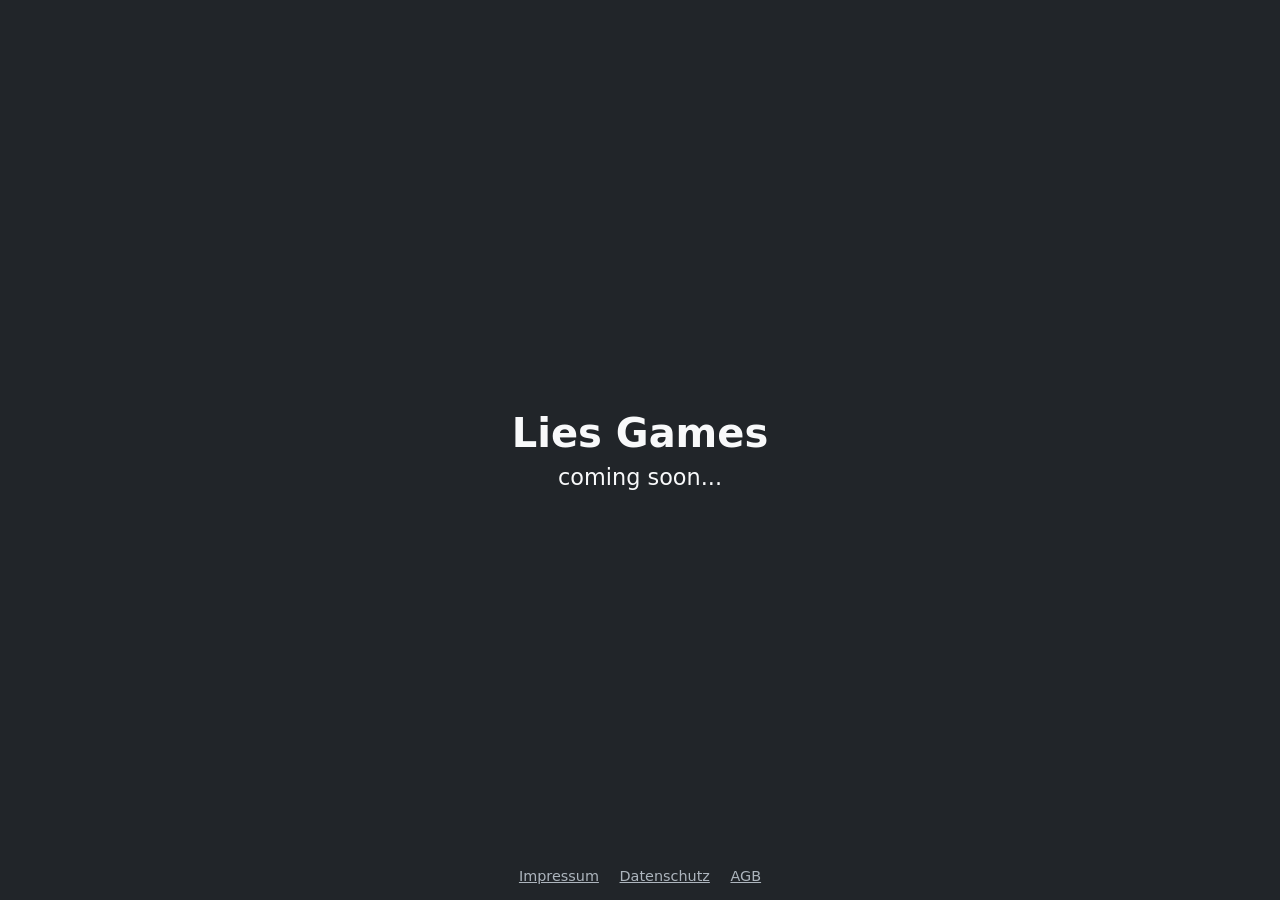
<file: index.html>
<!doctype html>
<html lang="de">

<head>
    <meta charset="utf-8">
    <meta name="viewport" content="width=device-width, initial-scale=1">
    <title>Nothing but Lies Games</title>
    <style>
        html, body { height: 100%; margin: 0; }
        body {
            background: #212529;
            color: #f8f9fa;
            font-family: system-ui, -apple-system, "Segoe UI", Roboto, "Helvetica Neue", Arial, sans-serif;
            display: flex;
            flex-direction: column;
            align-items: center;
            justify-content: center;
            text-align: center;
        }
        h1 { font-size: 2.5rem; margin: 0 0 .5rem; }
        p { font-size: 1.4rem; margin: 0; }
        footer { position: fixed; bottom: 1rem; font-size: .9rem; }
        footer a { color: #adb5bd; margin: 0 .5rem; }
    </style>
</head>

<body>
    <h1>Lies Games</h1>
    <p>coming soon...</p>
    <footer>
        <a href="impressum.html">Impressum</a>
        <a href="privacy.html">Datenschutz</a>
        <a href="agb.html">AGB</a>
    </footer>
</body>

</html>
</file>
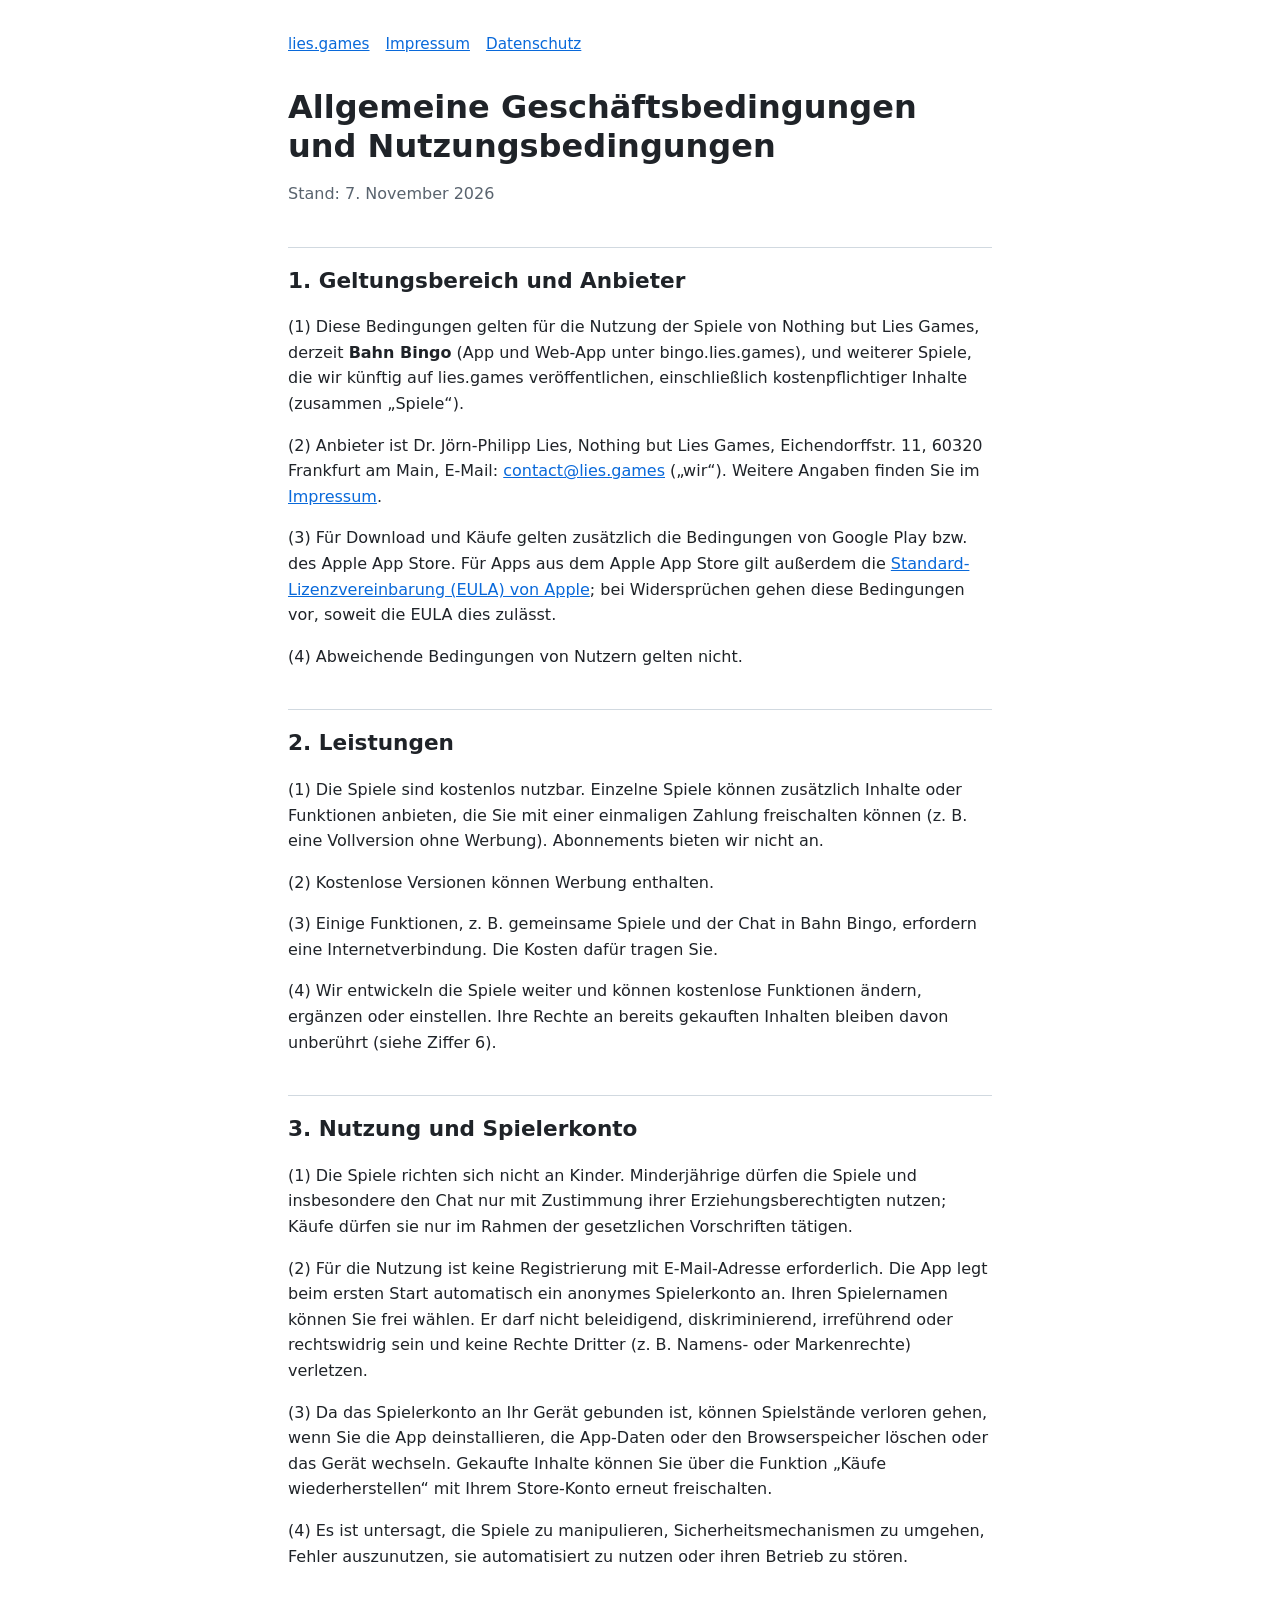
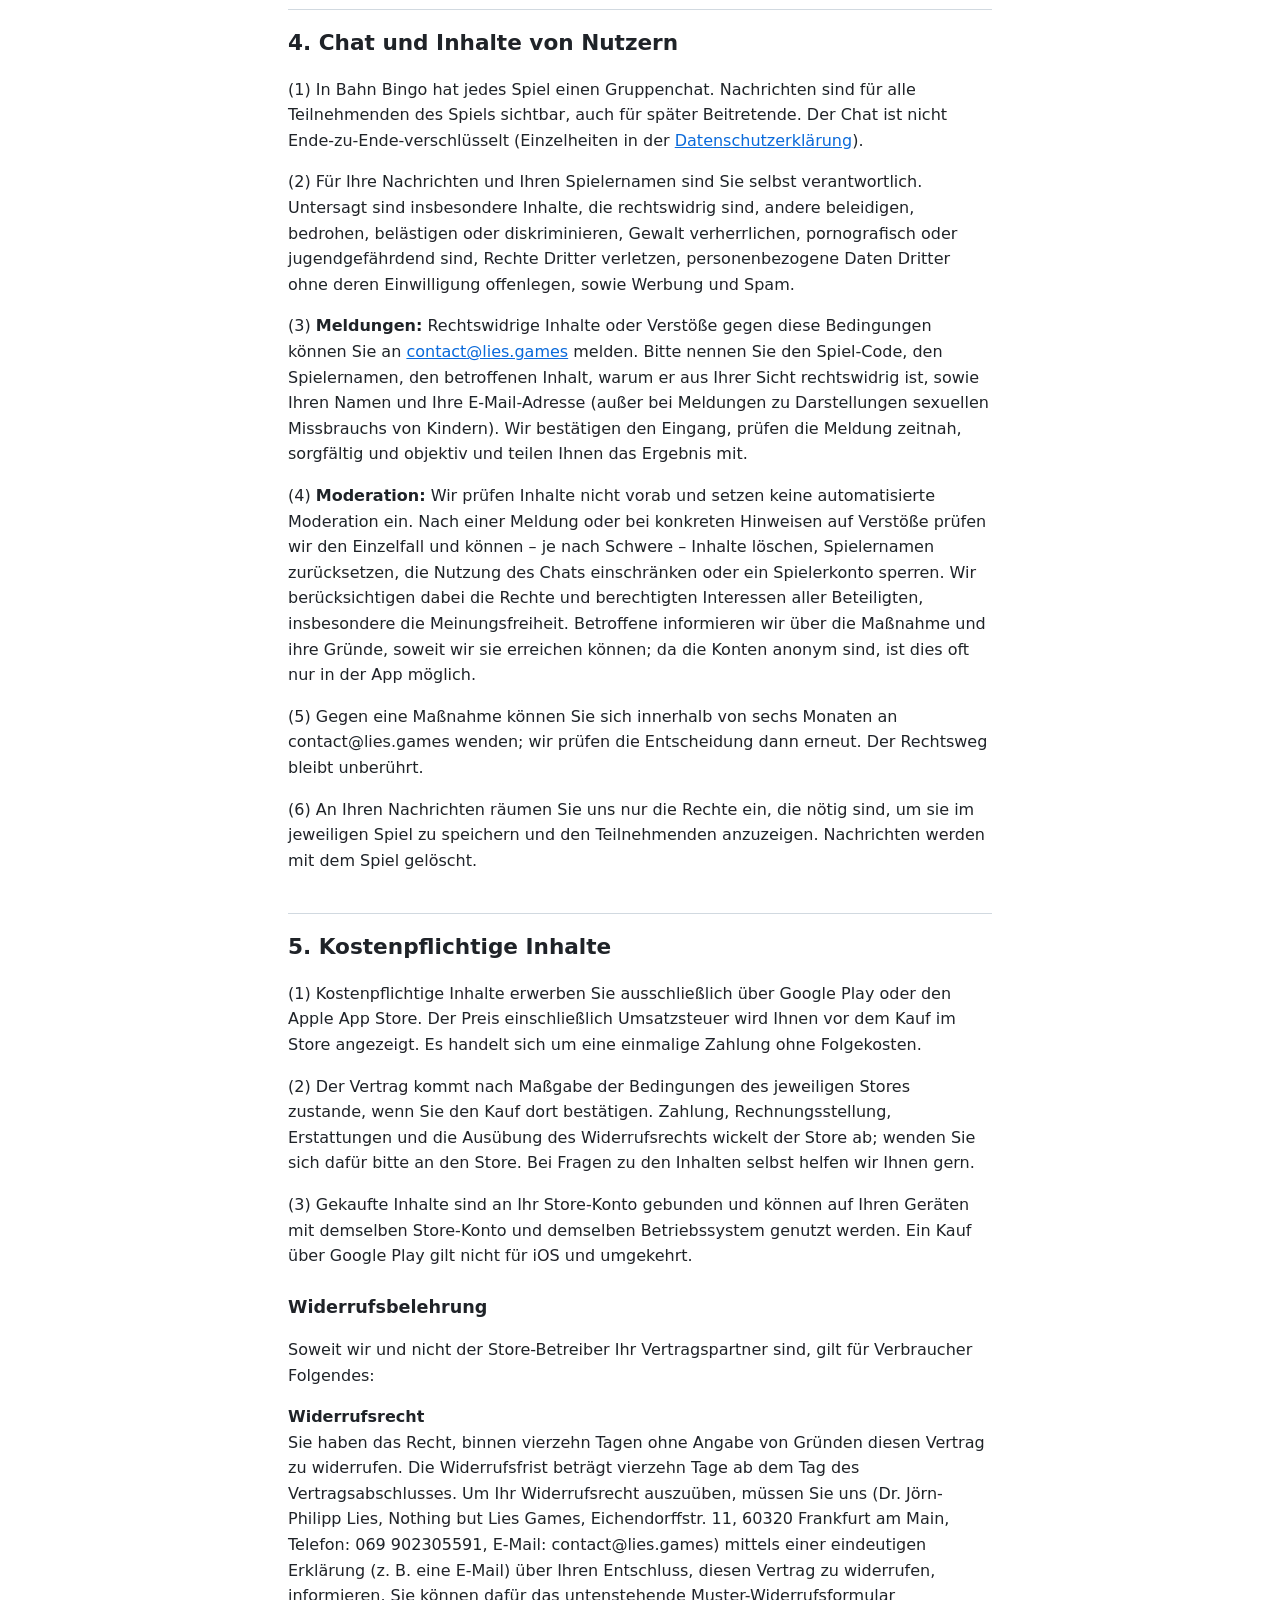
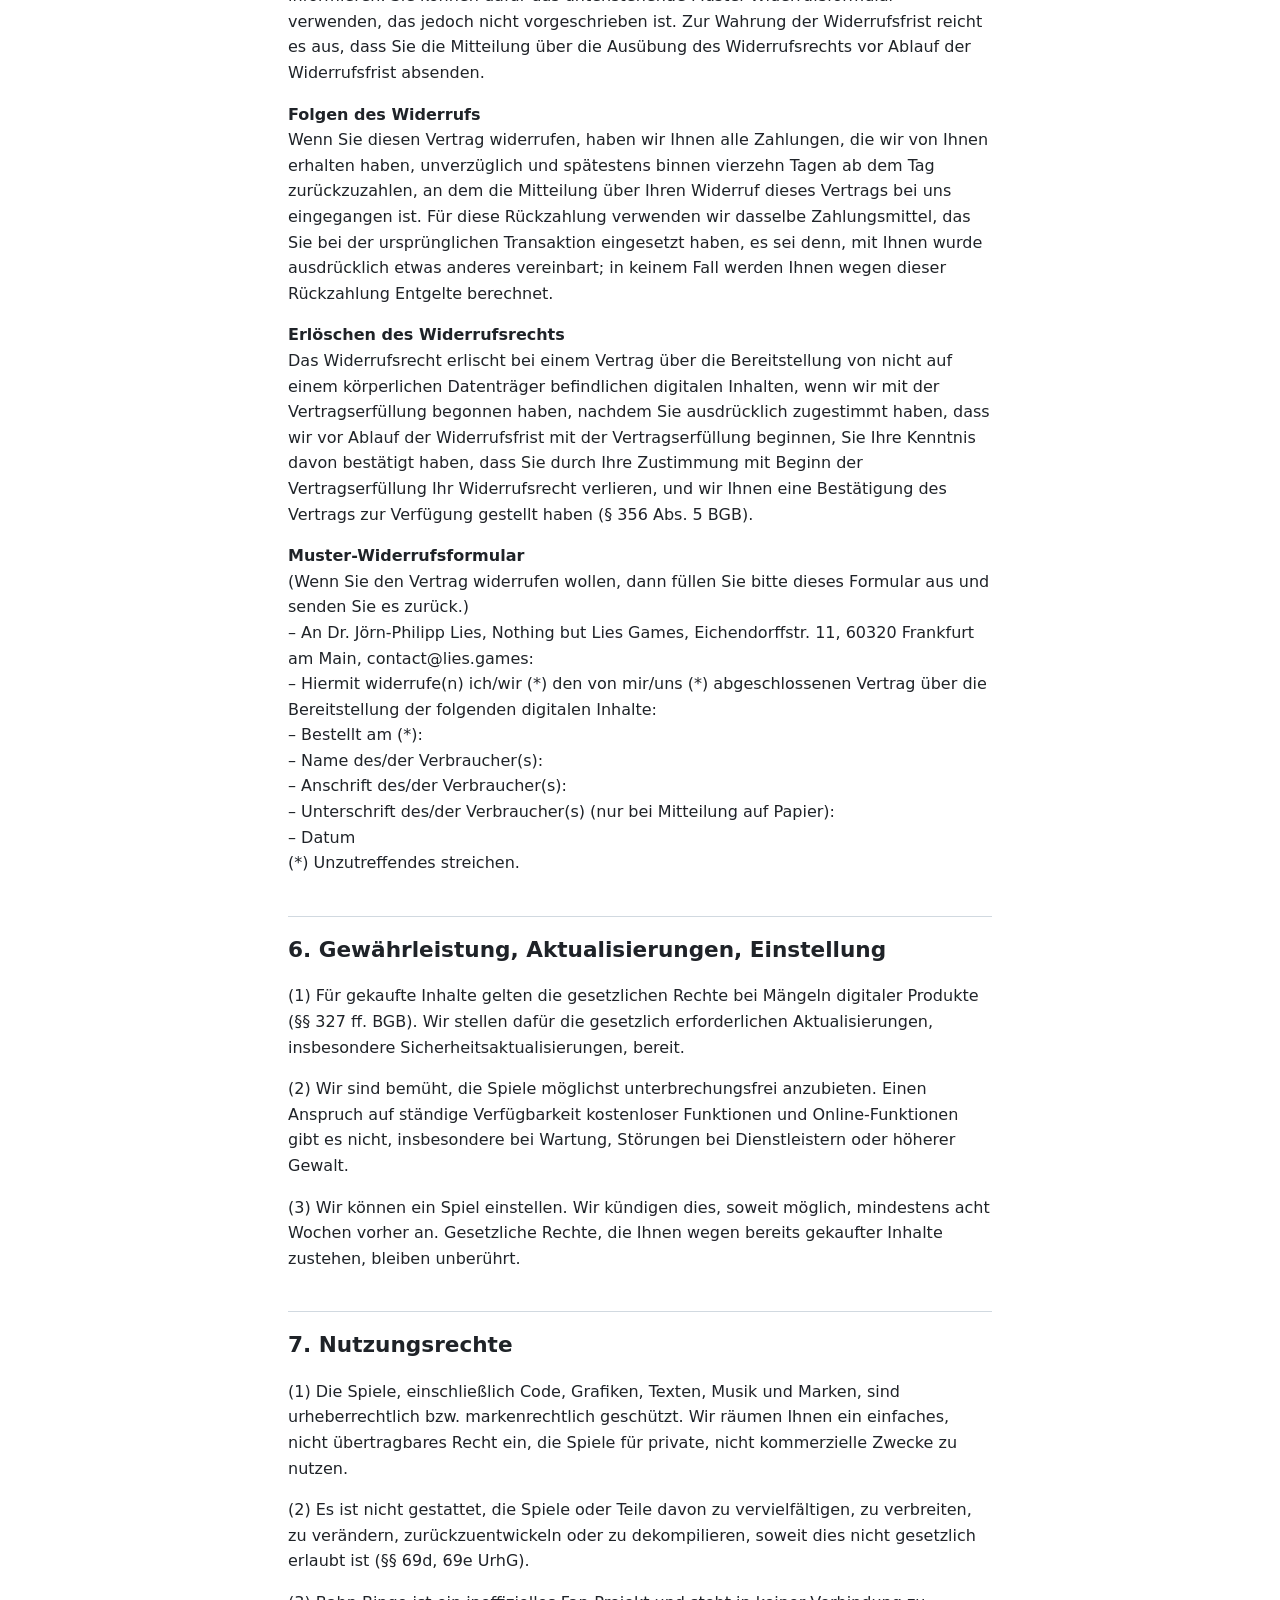
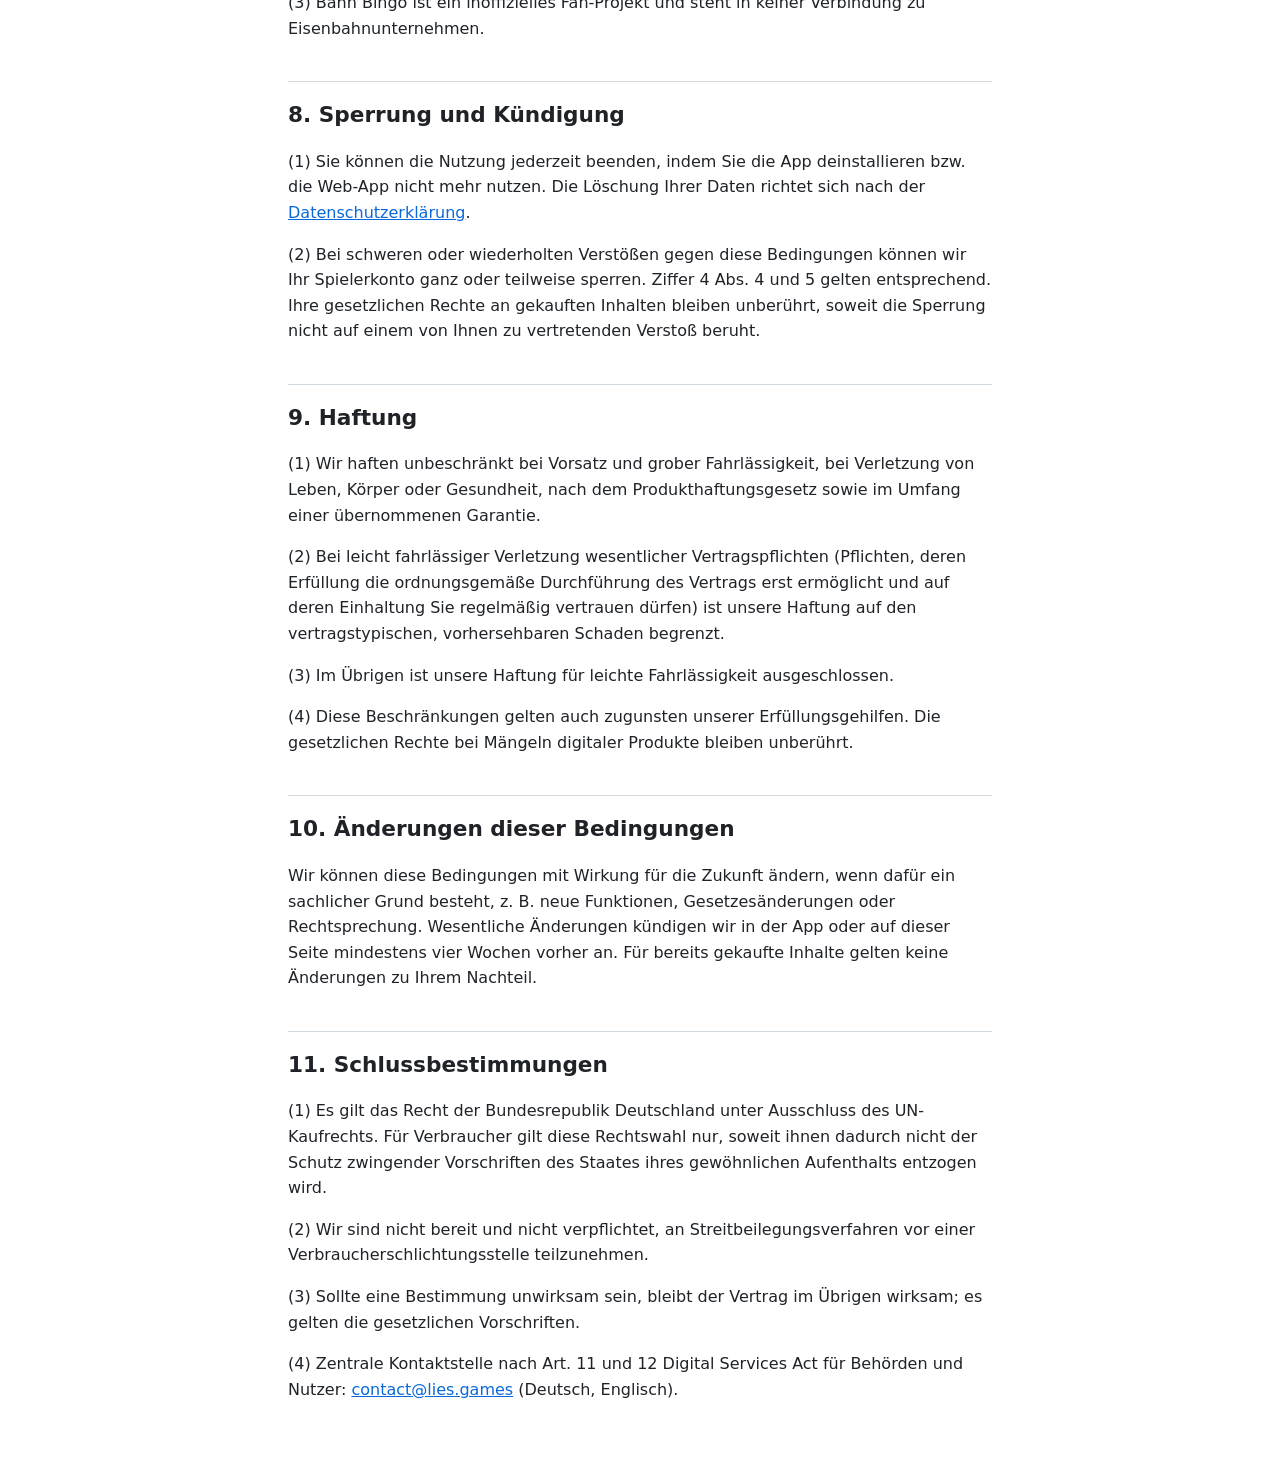
<file: agb.html>
<!doctype html>
<html lang="de">

<head>
    <meta charset="utf-8">
    <meta name="viewport" content="width=device-width, initial-scale=1">
    <title>AGB – Nothing but Lies Games</title>
    <link rel="stylesheet" href="legal.css">
</head>

<body>
    <main>
        <nav class="top"><a href="index.html">lies.games</a><a href="impressum.html">Impressum</a><a href="privacy.html">Datenschutz</a></nav>

        <h1>Allgemeine Geschäftsbedingungen und Nutzungsbedingungen</h1>
        <p class="stand">Stand: 7. November 2026</p>

        <h2>1. Geltungsbereich und Anbieter</h2>
        <p>(1) Diese Bedingungen gelten für die Nutzung der Spiele von Nothing but Lies Games, derzeit
            <strong>Bahn Bingo</strong> (App und Web-App unter bingo.lies.games), und weiterer Spiele, die wir künftig
            auf lies.games veröffentlichen, einschließlich kostenpflichtiger Inhalte (zusammen „Spiele“).</p>
        <p>(2) Anbieter ist Dr. Jörn-Philipp Lies, Nothing but Lies Games, Eichendorffstr. 11, 60320 Frankfurt am Main,
            E-Mail: <a href="mailto:contact@lies.games">contact@lies.games</a> („wir“). Weitere Angaben finden Sie im
            <a href="impressum.html">Impressum</a>.</p>
        <p>(3) Für Download und Käufe gelten zusätzlich die Bedingungen von Google Play bzw. des Apple App Store. Für Apps
            aus dem Apple App Store gilt außerdem die
            <a href="https://www.apple.com/legal/internet-services/itunes/dev/stdeula/">Standard-Lizenzvereinbarung
            (EULA) von Apple</a>; bei Widersprüchen gehen diese Bedingungen vor, soweit die EULA dies zulässt.</p>
        <p>(4) Abweichende Bedingungen von Nutzern gelten nicht.</p>

        <h2>2. Leistungen</h2>
        <p>(1) Die Spiele sind kostenlos nutzbar. Einzelne Spiele können zusätzlich Inhalte oder Funktionen anbieten, die Sie
            mit einer einmaligen Zahlung freischalten können (z. B. eine Vollversion ohne Werbung). Abonnements bieten wir
            nicht an.</p>
        <p>(2) Kostenlose Versionen können Werbung enthalten.</p>
        <p>(3) Einige Funktionen, z. B. gemeinsame Spiele und der Chat in Bahn Bingo, erfordern eine Internetverbindung.
            Die Kosten dafür tragen Sie.</p>
        <p>(4) Wir entwickeln die Spiele weiter und können kostenlose Funktionen ändern, ergänzen oder einstellen. Ihre
            Rechte an bereits gekauften Inhalten bleiben davon unberührt (siehe Ziffer 6).</p>

        <h2>3. Nutzung und Spielerkonto</h2>
        <p>(1) Die Spiele richten sich nicht an Kinder. Minderjährige dürfen die Spiele und insbesondere den Chat nur mit
            Zustimmung ihrer Erziehungsberechtigten nutzen; Käufe dürfen sie nur im Rahmen der gesetzlichen Vorschriften
            tätigen.</p>
        <p>(2) Für die Nutzung ist keine Registrierung mit E-Mail-Adresse erforderlich. Die App legt beim ersten Start
            automatisch ein anonymes Spielerkonto an. Ihren Spielernamen können Sie frei wählen. Er darf nicht
            beleidigend, diskriminierend, irreführend oder rechtswidrig sein und keine Rechte Dritter (z. B. Namens- oder
            Markenrechte) verletzen.</p>
        <p>(3) Da das Spielerkonto an Ihr Gerät gebunden ist, können Spielstände verloren gehen, wenn Sie die App
            deinstallieren, die App-Daten oder den Browserspeicher löschen oder das Gerät wechseln. Gekaufte Inhalte
            können Sie über die Funktion „Käufe wiederherstellen“ mit Ihrem Store-Konto erneut freischalten.</p>
        <p>(4) Es ist untersagt, die Spiele zu manipulieren, Sicherheitsmechanismen zu umgehen, Fehler auszunutzen, sie
            automatisiert zu nutzen oder ihren Betrieb zu stören.</p>

        <h2>4. Chat und Inhalte von Nutzern</h2>
        <p>(1) In Bahn Bingo hat jedes Spiel einen Gruppenchat. Nachrichten sind für alle Teilnehmenden des Spiels
            sichtbar, auch für später Beitretende. Der Chat ist nicht Ende-zu-Ende-verschlüsselt (Einzelheiten in der
            <a href="privacy.html#chat">Datenschutzerklärung</a>).</p>
        <p>(2) Für Ihre Nachrichten und Ihren Spielernamen sind Sie selbst verantwortlich. Untersagt sind insbesondere
            Inhalte, die rechtswidrig sind, andere beleidigen, bedrohen, belästigen oder diskriminieren, Gewalt
            verherrlichen, pornografisch oder jugendgefährdend sind, Rechte Dritter verletzen, personenbezogene Daten
            Dritter ohne deren Einwilligung offenlegen, sowie Werbung und Spam.</p>
        <p>(3) <strong>Meldungen:</strong> Rechtswidrige Inhalte oder Verstöße gegen diese Bedingungen können Sie an
            <a href="mailto:contact@lies.games">contact@lies.games</a> melden. Bitte nennen Sie den Spiel-Code, den
            Spielernamen, den betroffenen Inhalt, warum er aus Ihrer Sicht rechtswidrig ist, sowie Ihren Namen und Ihre
            E-Mail-Adresse (außer bei Meldungen zu Darstellungen sexuellen Missbrauchs von Kindern). Wir bestätigen den
            Eingang, prüfen die Meldung zeitnah, sorgfältig und objektiv und teilen Ihnen das Ergebnis mit.</p>
        <p>(4) <strong>Moderation:</strong> Wir prüfen Inhalte nicht vorab und setzen keine automatisierte Moderation
            ein. Nach einer Meldung oder bei konkreten Hinweisen auf Verstöße prüfen wir den Einzelfall und können – je
            nach Schwere – Inhalte löschen, Spielernamen zurücksetzen, die Nutzung des Chats einschränken oder ein
            Spielerkonto sperren. Wir berücksichtigen dabei die Rechte und berechtigten Interessen aller Beteiligten,
            insbesondere die Meinungsfreiheit. Betroffene informieren wir über die Maßnahme und ihre Gründe, soweit
            wir sie erreichen können; da die Konten anonym sind, ist dies oft nur in der App möglich.</p>
        <p>(5) Gegen eine Maßnahme können Sie sich innerhalb von sechs Monaten an contact@lies.games wenden; wir prüfen
            die Entscheidung dann erneut. Der Rechtsweg bleibt unberührt.</p>
        <p>(6) An Ihren Nachrichten räumen Sie uns nur die Rechte ein, die nötig sind, um sie im jeweiligen Spiel zu
            speichern und den Teilnehmenden anzuzeigen. Nachrichten werden mit dem Spiel gelöscht.</p>

        <h2>5. Kostenpflichtige Inhalte</h2>
        <p>(1) Kostenpflichtige Inhalte erwerben Sie ausschließlich über Google Play oder den Apple App Store. Der Preis
            einschließlich Umsatzsteuer wird Ihnen vor dem Kauf im Store angezeigt. Es handelt sich um eine einmalige
            Zahlung ohne Folgekosten.</p>
        <p>(2) Der Vertrag kommt nach Maßgabe der Bedingungen des jeweiligen Stores zustande, wenn Sie den Kauf dort
            bestätigen. Zahlung, Rechnungsstellung, Erstattungen und die Ausübung des Widerrufsrechts wickelt der Store
            ab; wenden Sie sich dafür bitte an den Store. Bei Fragen zu den Inhalten selbst helfen wir Ihnen gern.</p>
        <p>(3) Gekaufte Inhalte sind an Ihr Store-Konto gebunden und können auf Ihren Geräten mit demselben Store-Konto
            und demselben Betriebssystem genutzt werden. Ein Kauf über Google Play gilt nicht für iOS und umgekehrt.</p>

        <h3>Widerrufsbelehrung</h3>
        <p>Soweit wir und nicht der Store-Betreiber Ihr Vertragspartner sind, gilt für Verbraucher Folgendes:</p>
        <p><strong>Widerrufsrecht</strong><br>
            Sie haben das Recht, binnen vierzehn Tagen ohne Angabe von Gründen diesen Vertrag zu widerrufen. Die
            Widerrufsfrist beträgt vierzehn Tage ab dem Tag des Vertragsabschlusses. Um Ihr Widerrufsrecht auszuüben,
            müssen Sie uns (Dr. Jörn-Philipp Lies, Nothing but Lies Games, Eichendorffstr. 11, 60320 Frankfurt am Main,
            Telefon: 069 902305591, E-Mail: contact@lies.games) mittels einer eindeutigen Erklärung (z. B. eine E-Mail)
            über Ihren Entschluss, diesen Vertrag zu widerrufen, informieren. Sie können dafür das untenstehende
            Muster-Widerrufsformular verwenden, das jedoch nicht vorgeschrieben ist. Zur Wahrung der Widerrufsfrist
            reicht es aus, dass Sie die Mitteilung über die Ausübung des Widerrufsrechts vor Ablauf der Widerrufsfrist
            absenden.</p>
        <p><strong>Folgen des Widerrufs</strong><br>
            Wenn Sie diesen Vertrag widerrufen, haben wir Ihnen alle Zahlungen, die wir von Ihnen erhalten haben,
            unverzüglich und spätestens binnen vierzehn Tagen ab dem Tag zurückzuzahlen, an dem die Mitteilung über Ihren
            Widerruf dieses Vertrags bei uns eingegangen ist. Für diese Rückzahlung verwenden wir dasselbe
            Zahlungsmittel, das Sie bei der ursprünglichen Transaktion eingesetzt haben, es sei denn, mit Ihnen wurde
            ausdrücklich etwas anderes vereinbart; in keinem Fall werden Ihnen wegen dieser Rückzahlung Entgelte
            berechnet.</p>
        <p><strong>Erlöschen des Widerrufsrechts</strong><br>
            Das Widerrufsrecht erlischt bei einem Vertrag über die Bereitstellung von nicht auf einem körperlichen
            Datenträger befindlichen digitalen Inhalten, wenn wir mit der Vertragserfüllung begonnen haben, nachdem Sie
            ausdrücklich zugestimmt haben, dass wir vor Ablauf der Widerrufsfrist mit der Vertragserfüllung beginnen, Sie
            Ihre Kenntnis davon bestätigt haben, dass Sie durch Ihre Zustimmung mit Beginn der Vertragserfüllung Ihr
            Widerrufsrecht verlieren, und wir Ihnen eine Bestätigung des Vertrags zur Verfügung gestellt haben
            (§ 356 Abs. 5 BGB).</p>
        <p><strong>Muster-Widerrufsformular</strong><br>
            (Wenn Sie den Vertrag widerrufen wollen, dann füllen Sie bitte dieses Formular aus und senden Sie es
            zurück.)<br>
            – An Dr. Jörn-Philipp Lies, Nothing but Lies Games, Eichendorffstr. 11, 60320 Frankfurt am Main,
            contact@lies.games:<br>
            – Hiermit widerrufe(n) ich/wir (*) den von mir/uns (*) abgeschlossenen Vertrag über die Bereitstellung der
            folgenden digitalen Inhalte:<br>
            – Bestellt am (*):<br>
            – Name des/der Verbraucher(s):<br>
            – Anschrift des/der Verbraucher(s):<br>
            – Unterschrift des/der Verbraucher(s) (nur bei Mitteilung auf Papier):<br>
            – Datum<br>
            (*) Unzutreffendes streichen.</p>

        <h2>6. Gewährleistung, Aktualisierungen, Einstellung</h2>
        <p>(1) Für gekaufte Inhalte gelten die gesetzlichen Rechte bei Mängeln digitaler Produkte
            (§§ 327 ff. BGB). Wir stellen dafür die gesetzlich erforderlichen Aktualisierungen, insbesondere
            Sicherheitsaktualisierungen, bereit.</p>
        <p>(2) Wir sind bemüht, die Spiele möglichst unterbrechungsfrei anzubieten. Einen Anspruch auf ständige
            Verfügbarkeit kostenloser Funktionen und Online-Funktionen gibt es nicht, insbesondere bei Wartung, Störungen
            bei Dienstleistern oder höherer Gewalt.</p>
        <p>(3) Wir können ein Spiel einstellen. Wir kündigen dies, soweit möglich, mindestens acht Wochen vorher an.
            Gesetzliche Rechte, die Ihnen wegen bereits gekaufter Inhalte zustehen, bleiben unberührt.</p>

        <h2>7. Nutzungsrechte</h2>
        <p>(1) Die Spiele, einschließlich Code, Grafiken, Texten, Musik und Marken, sind urheberrechtlich bzw.
            markenrechtlich geschützt. Wir räumen Ihnen ein einfaches, nicht übertragbares Recht ein, die Spiele für
            private, nicht kommerzielle Zwecke zu nutzen.</p>
        <p>(2) Es ist nicht gestattet, die Spiele oder Teile davon zu vervielfältigen, zu verbreiten, zu verändern,
            zurückzuentwickeln oder zu dekompilieren, soweit dies nicht gesetzlich erlaubt ist (§§ 69d, 69e UrhG).</p>
        <p>(3) Bahn Bingo ist ein inoffizielles Fan-Projekt und steht in keiner Verbindung zu Eisenbahnunternehmen.</p>

        <h2>8. Sperrung und Kündigung</h2>
        <p>(1) Sie können die Nutzung jederzeit beenden, indem Sie die App deinstallieren bzw. die Web-App nicht mehr
            nutzen. Die Löschung Ihrer Daten richtet sich nach der <a href="privacy.html">Datenschutzerklärung</a>.</p>
        <p>(2) Bei schweren oder wiederholten Verstößen gegen diese Bedingungen können wir Ihr Spielerkonto ganz oder
            teilweise sperren. Ziffer 4 Abs. 4 und 5 gelten entsprechend. Ihre gesetzlichen Rechte an gekauften Inhalten
            bleiben unberührt, soweit die Sperrung nicht auf einem von Ihnen zu vertretenden Verstoß beruht.</p>

        <h2>9. Haftung</h2>
        <p>(1) Wir haften unbeschränkt bei Vorsatz und grober Fahrlässigkeit, bei Verletzung von Leben, Körper oder
            Gesundheit, nach dem Produkthaftungsgesetz sowie im Umfang einer übernommenen Garantie.</p>
        <p>(2) Bei leicht fahrlässiger Verletzung wesentlicher Vertragspflichten (Pflichten, deren Erfüllung die
            ordnungsgemäße Durchführung des Vertrags erst ermöglicht und auf deren Einhaltung Sie regelmäßig vertrauen
            dürfen) ist unsere Haftung auf den vertragstypischen, vorhersehbaren Schaden begrenzt.</p>
        <p>(3) Im Übrigen ist unsere Haftung für leichte Fahrlässigkeit ausgeschlossen.</p>
        <p>(4) Diese Beschränkungen gelten auch zugunsten unserer Erfüllungsgehilfen. Die gesetzlichen Rechte bei
            Mängeln digitaler Produkte bleiben unberührt.</p>

        <h2>10. Änderungen dieser Bedingungen</h2>
        <p>Wir können diese Bedingungen mit Wirkung für die Zukunft ändern, wenn dafür ein sachlicher Grund besteht,
            z. B. neue Funktionen, Gesetzesänderungen oder Rechtsprechung. Wesentliche Änderungen kündigen wir in der App
            oder auf dieser Seite mindestens vier Wochen vorher an. Für bereits gekaufte Inhalte gelten keine
            Änderungen zu Ihrem Nachteil.</p>

        <h2>11. Schlussbestimmungen</h2>
        <p>(1) Es gilt das Recht der Bundesrepublik Deutschland unter Ausschluss des UN-Kaufrechts. Für Verbraucher gilt
            diese Rechtswahl nur, soweit ihnen dadurch nicht der Schutz zwingender Vorschriften des Staates ihres
            gewöhnlichen Aufenthalts entzogen wird.</p>
        <p>(2) Wir sind nicht bereit und nicht verpflichtet, an Streitbeilegungsverfahren vor einer
            Verbraucherschlichtungsstelle teilzunehmen.</p>
        <p>(3) Sollte eine Bestimmung unwirksam sein, bleibt der Vertrag im Übrigen wirksam; es gelten die
            gesetzlichen Vorschriften.</p>
        <p>(4) Zentrale Kontaktstelle nach Art. 11 und 12 Digital Services Act für Behörden und Nutzer:
            <a href="mailto:contact@lies.games">contact@lies.games</a> (Deutsch, Englisch).</p>
    </main>
</body>

</html>
</file>
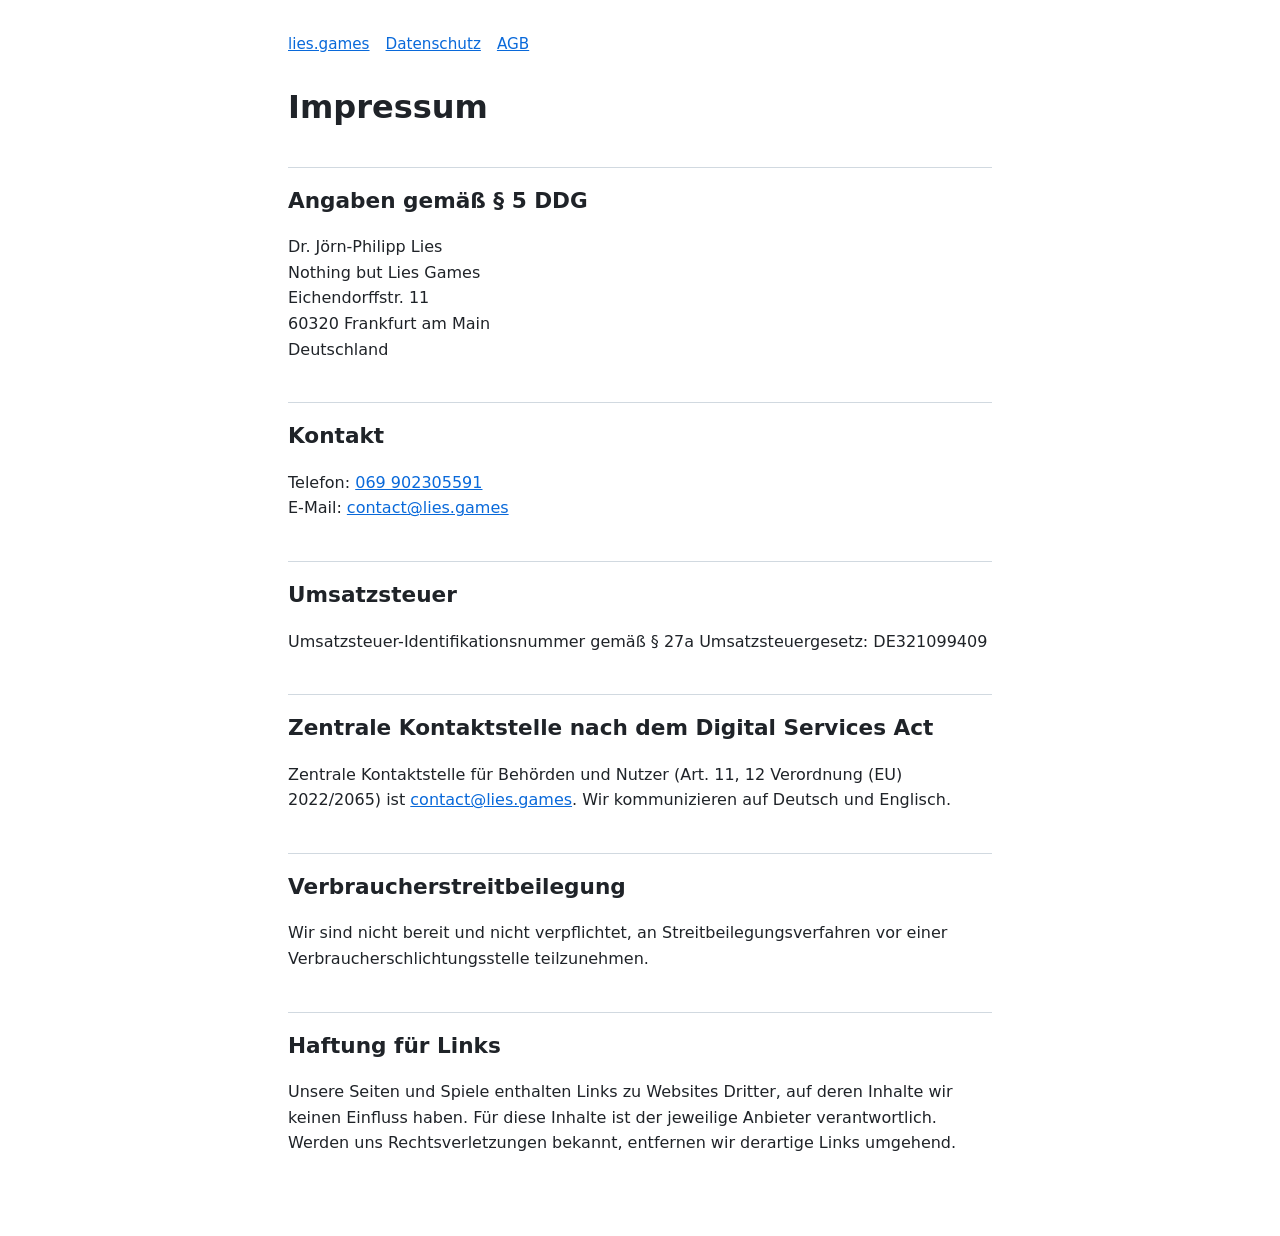
<file: impressum.html>
<!doctype html>
<html lang="de">

<head>
    <meta charset="utf-8">
    <meta name="viewport" content="width=device-width, initial-scale=1">
    <title>Impressum – Nothing but Lies Games</title>
    <link rel="stylesheet" href="legal.css">
</head>

<body>
    <main>
        <nav class="top"><a href="index.html">lies.games</a><a href="privacy.html">Datenschutz</a><a href="agb.html">AGB</a></nav>

        <h1>Impressum</h1>

        <h2>Angaben gemäß § 5 DDG</h2>
        <p>
            Dr. Jörn-Philipp Lies<br>
            Nothing but Lies Games<br>
            Eichendorffstr. 11<br>
            60320 Frankfurt am Main<br>
            Deutschland
        </p>

        <h2>Kontakt</h2>
        <p>
            Telefon: <a href="tel:+4969902305591">069 902305591</a><br>
            E-Mail: <a href="mailto:contact@lies.games">contact@lies.games</a>
        </p>

        <h2>Umsatzsteuer</h2>
        <p>Umsatzsteuer-Identifikationsnummer gemäß § 27a Umsatzsteuergesetz: DE321099409</p>

        <h2>Zentrale Kontaktstelle nach dem Digital Services Act</h2>
        <p>Zentrale Kontaktstelle für Behörden und Nutzer (Art. 11, 12 Verordnung (EU) 2022/2065) ist
            <a href="mailto:contact@lies.games">contact@lies.games</a>. Wir kommunizieren auf Deutsch und Englisch.</p>

        <h2>Verbraucherstreitbeilegung</h2>
        <p>Wir sind nicht bereit und nicht verpflichtet, an Streitbeilegungsverfahren vor einer
            Verbraucherschlichtungsstelle teilzunehmen.</p>

        <h2>Haftung für Links</h2>
        <p>Unsere Seiten und Spiele enthalten Links zu Websites Dritter, auf deren Inhalte wir keinen Einfluss haben.
            Für diese Inhalte ist der jeweilige Anbieter verantwortlich. Werden uns Rechtsverletzungen bekannt, entfernen
            wir derartige Links umgehend.</p>
    </main>
</body>

</html>
</file>
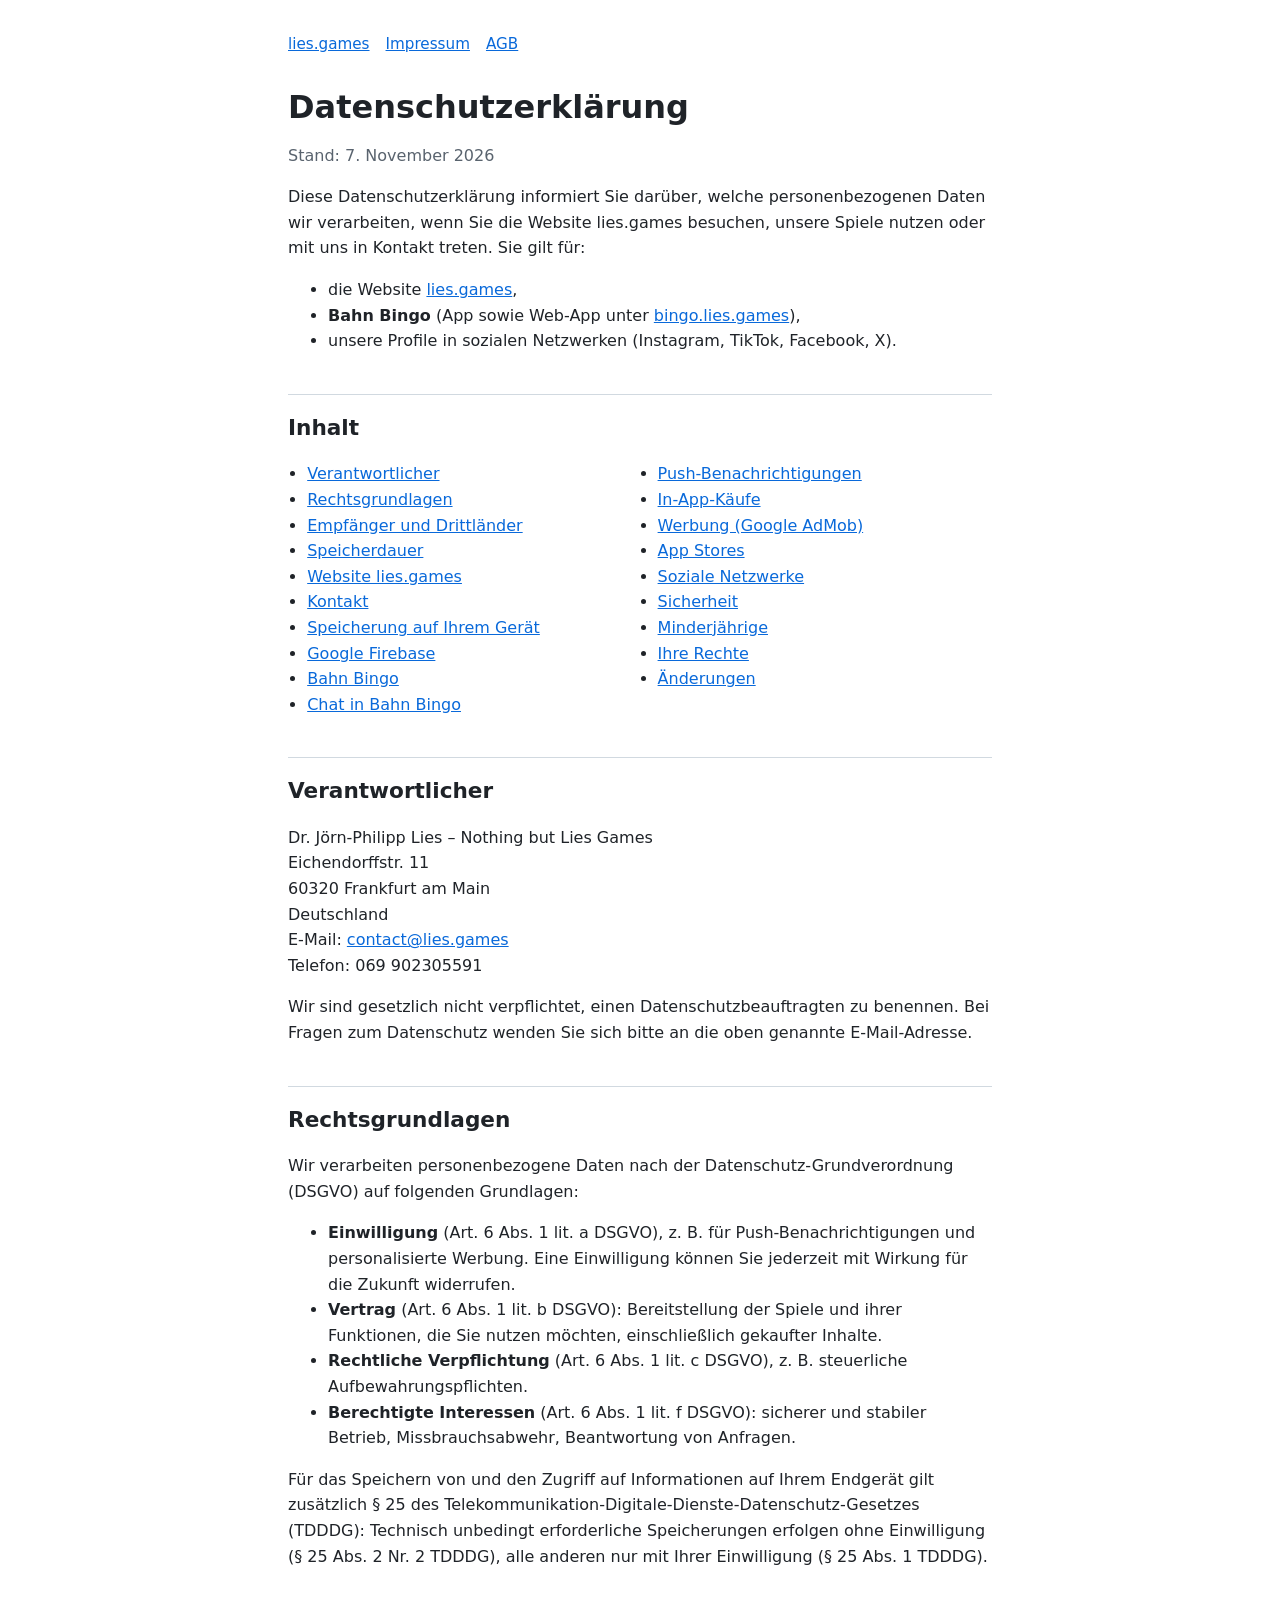
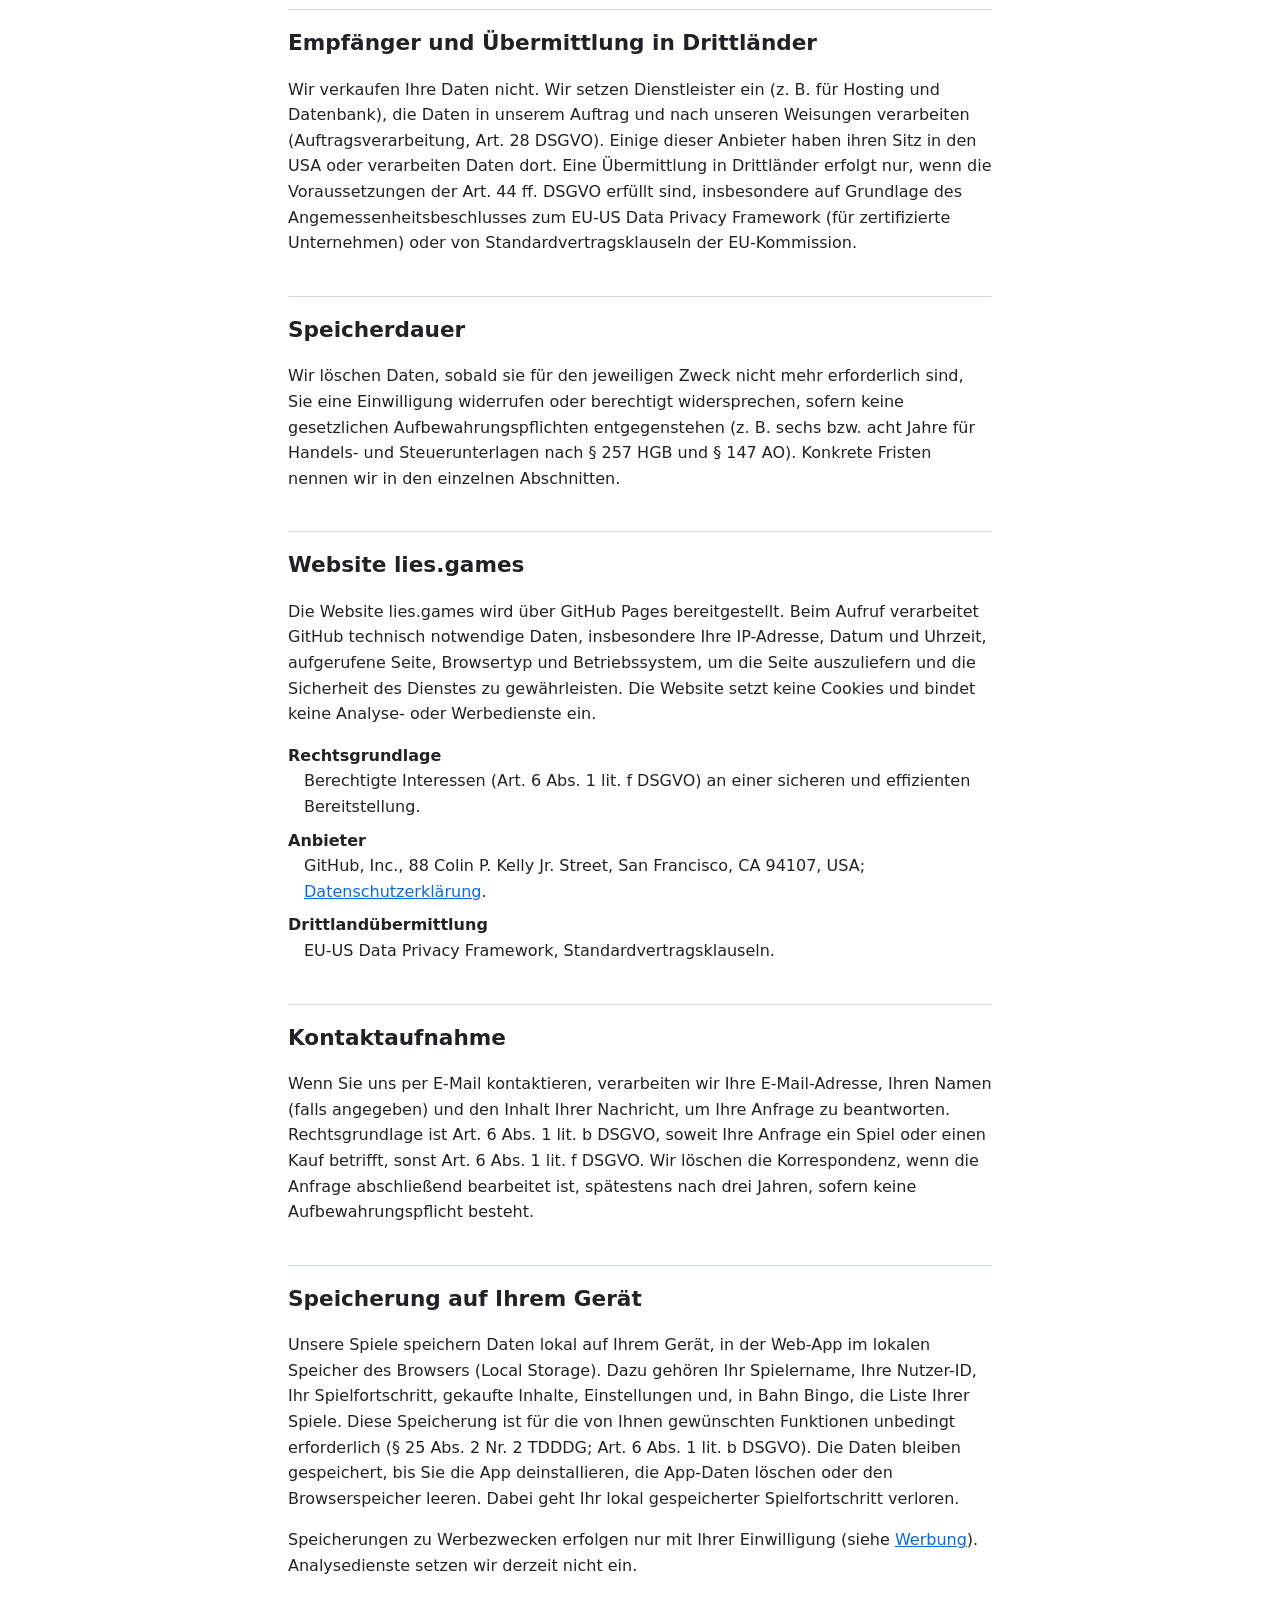
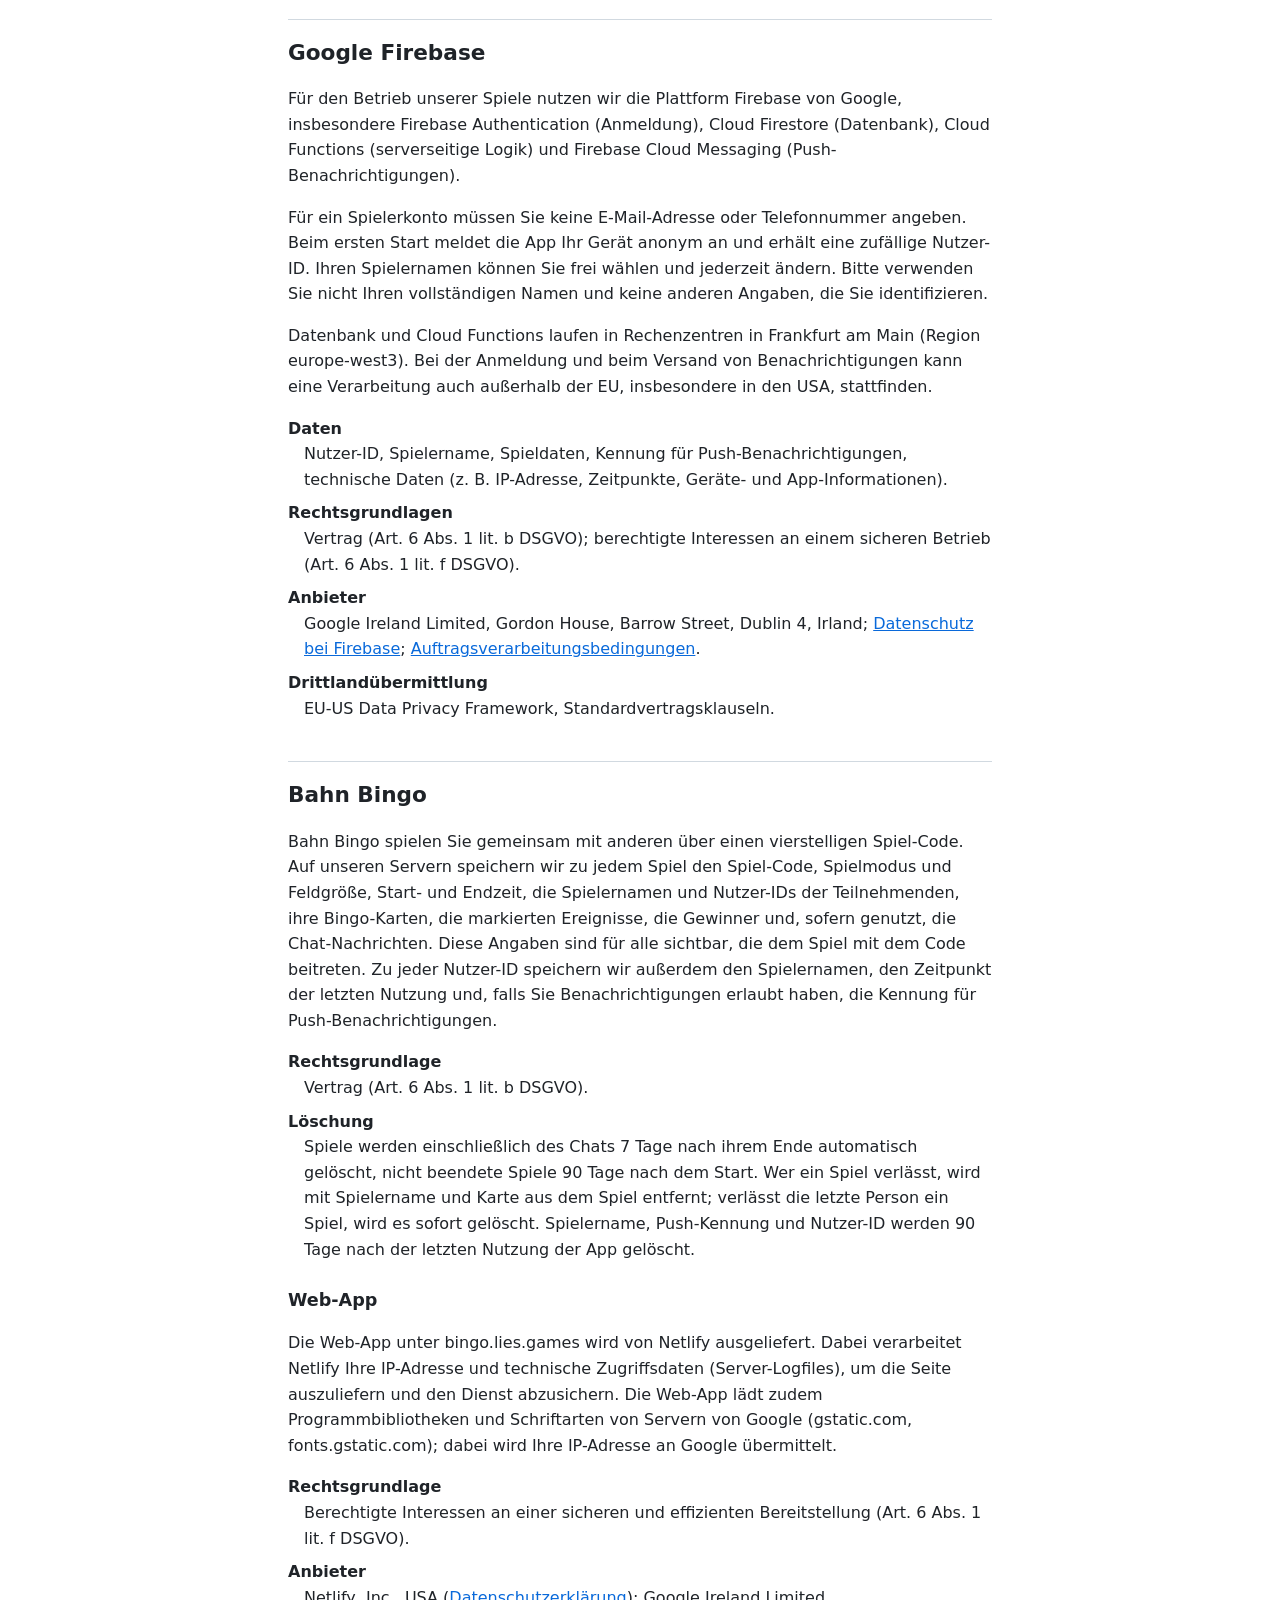
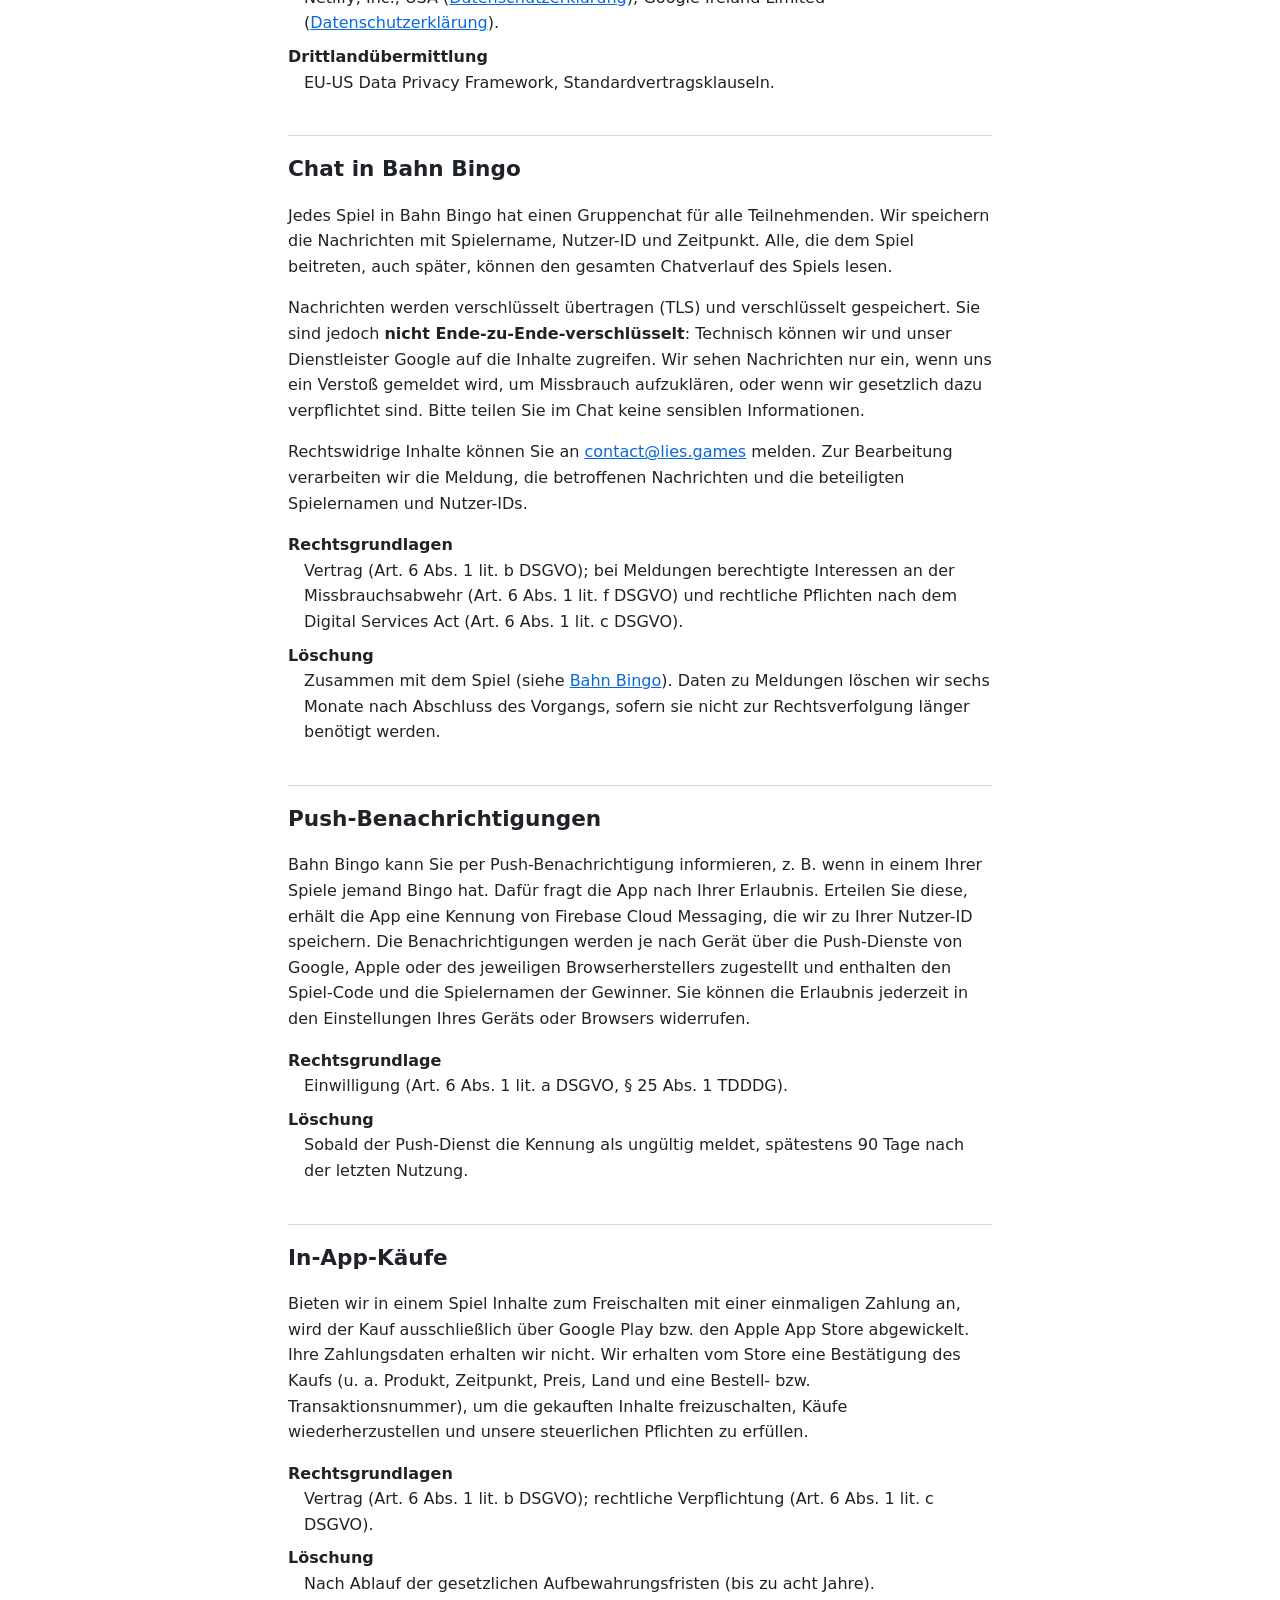
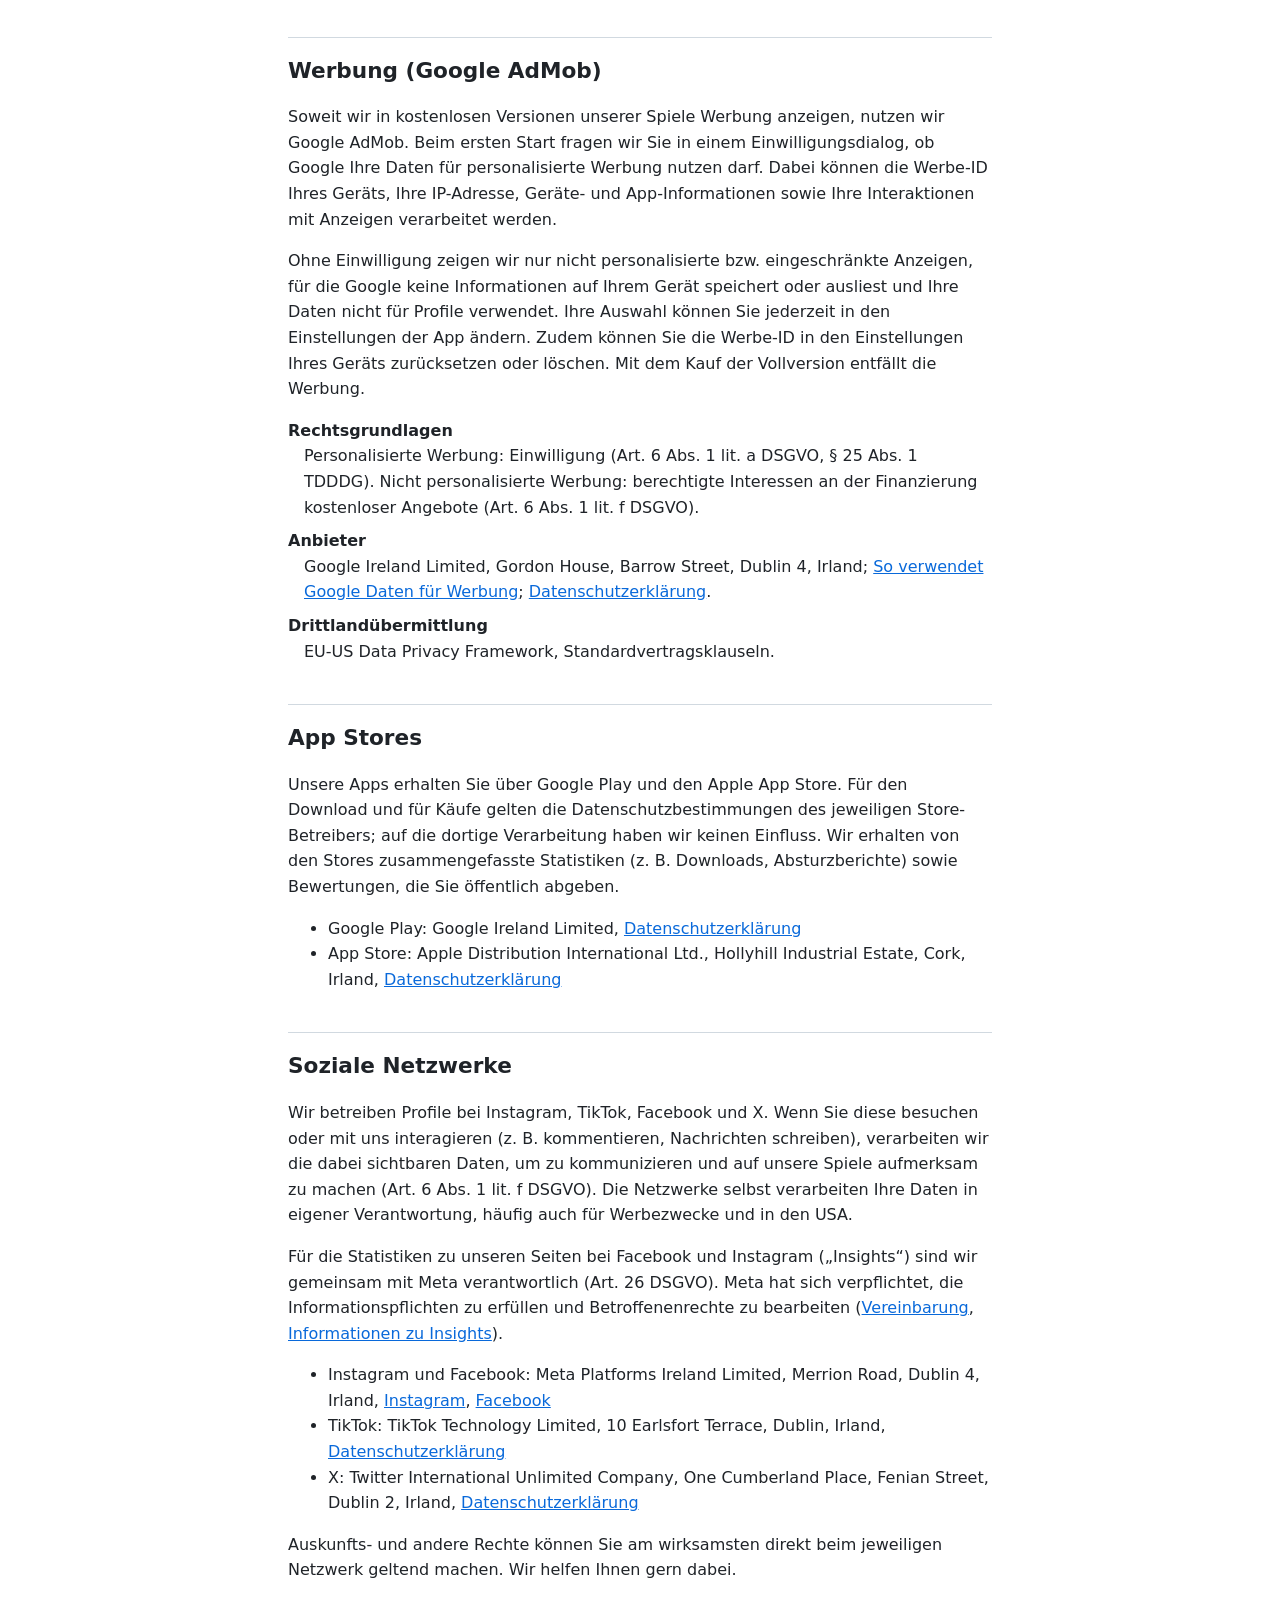
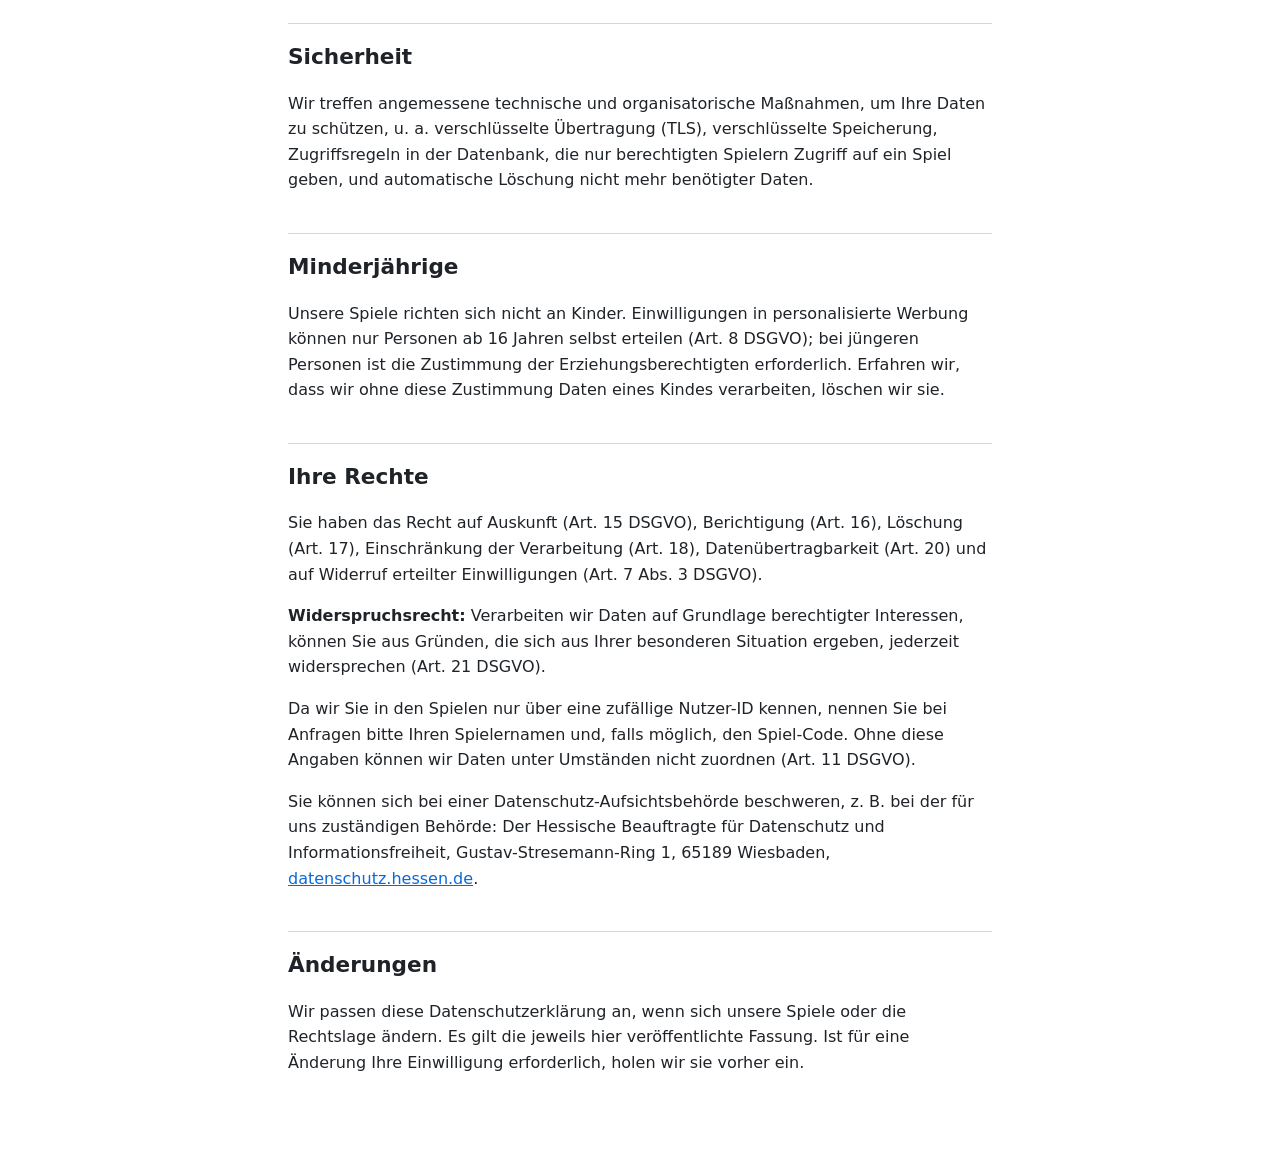
<file: privacy.html>
<!doctype html>
<html lang="de">

<head>
    <meta charset="utf-8">
    <meta name="viewport" content="width=device-width, initial-scale=1">
    <title>Datenschutzerklärung – Nothing but Lies Games</title>
    <link rel="stylesheet" href="legal.css">
</head>

<body>
    <main>
        <nav class="top"><a href="index.html">lies.games</a><a href="impressum.html">Impressum</a><a href="agb.html">AGB</a></nav>

        <h1>Datenschutzerklärung</h1>
        <p class="stand">Stand: 7. November 2026</p>

        <p>Diese Datenschutzerklärung informiert Sie darüber, welche personenbezogenen Daten wir verarbeiten, wenn Sie
            die Website lies.games besuchen, unsere Spiele nutzen oder mit uns in Kontakt treten. Sie gilt für:</p>
        <ul>
            <li>die Website <a href="https://lies.games">lies.games</a>,</li>
            <li><strong>Bahn Bingo</strong> (App sowie Web-App unter
                <a href="https://bingo.lies.games">bingo.lies.games</a>),</li>
            <li>unsere Profile in sozialen Netzwerken (Instagram, TikTok, Facebook, X).</li>
        </ul>

        <h2>Inhalt</h2>
        <ul class="toc">
            <li><a href="#verantwortlicher">Verantwortlicher</a></li>
            <li><a href="#rechtsgrundlagen">Rechtsgrundlagen</a></li>
            <li><a href="#empfaenger">Empfänger und Drittländer</a></li>
            <li><a href="#loeschung">Speicherdauer</a></li>
            <li><a href="#website">Website lies.games</a></li>
            <li><a href="#kontakt">Kontakt</a></li>
            <li><a href="#endgeraet">Speicherung auf Ihrem Gerät</a></li>
            <li><a href="#firebase">Google Firebase</a></li>
            <li><a href="#bahnbingo">Bahn Bingo</a></li>
            <li><a href="#chat">Chat in Bahn Bingo</a></li>
            <li><a href="#push">Push-Benachrichtigungen</a></li>
            <li><a href="#kaeufe">In-App-Käufe</a></li>
            <li><a href="#werbung">Werbung (Google AdMob)</a></li>
            <li><a href="#stores">App Stores</a></li>
            <li><a href="#social">Soziale Netzwerke</a></li>
            <li><a href="#sicherheit">Sicherheit</a></li>
            <li><a href="#minderjaehrige">Minderjährige</a></li>
            <li><a href="#rechte">Ihre Rechte</a></li>
            <li><a href="#aenderungen">Änderungen</a></li>
        </ul>

        <h2 id="verantwortlicher">Verantwortlicher</h2>
        <p>
            Dr. Jörn-Philipp Lies – Nothing but Lies Games<br>
            Eichendorffstr. 11<br>
            60320 Frankfurt am Main<br>
            Deutschland<br>
            E-Mail: <a href="mailto:contact@lies.games">contact@lies.games</a><br>
            Telefon: 069 902305591
        </p>
        <p>Wir sind gesetzlich nicht verpflichtet, einen Datenschutzbeauftragten zu benennen. Bei Fragen zum
            Datenschutz wenden Sie sich bitte an die oben genannte E-Mail-Adresse.</p>

        <h2 id="rechtsgrundlagen">Rechtsgrundlagen</h2>
        <p>Wir verarbeiten personenbezogene Daten nach der Datenschutz-Grundverordnung (DSGVO) auf folgenden Grundlagen:</p>
        <ul>
            <li><strong>Einwilligung</strong> (Art. 6 Abs. 1 lit. a DSGVO), z. B. für Push-Benachrichtigungen
                und personalisierte Werbung. Eine Einwilligung können Sie jederzeit mit Wirkung für die Zukunft
                widerrufen.</li>
            <li><strong>Vertrag</strong> (Art. 6 Abs. 1 lit. b DSGVO): Bereitstellung der Spiele und ihrer Funktionen,
                die Sie nutzen möchten, einschließlich gekaufter Inhalte.</li>
            <li><strong>Rechtliche Verpflichtung</strong> (Art. 6 Abs. 1 lit. c DSGVO), z. B. steuerliche
                Aufbewahrungspflichten.</li>
            <li><strong>Berechtigte Interessen</strong> (Art. 6 Abs. 1 lit. f DSGVO): sicherer und stabiler Betrieb,
                Missbrauchsabwehr, Beantwortung von Anfragen.</li>
        </ul>
        <p>Für das Speichern von und den Zugriff auf Informationen auf Ihrem Endgerät gilt zusätzlich § 25 des
            Telekommunikation-Digitale-Dienste-Datenschutz-Gesetzes (TDDDG): Technisch unbedingt erforderliche
            Speicherungen erfolgen ohne Einwilligung (§ 25 Abs. 2 Nr. 2 TDDDG), alle anderen nur mit Ihrer Einwilligung
            (§ 25 Abs. 1 TDDDG).</p>

        <h2 id="empfaenger">Empfänger und Übermittlung in Drittländer</h2>
        <p>Wir verkaufen Ihre Daten nicht. Wir setzen Dienstleister ein (z. B. für Hosting und Datenbank), die Daten in
            unserem Auftrag und nach unseren Weisungen verarbeiten (Auftragsverarbeitung, Art. 28 DSGVO). Einige dieser
            Anbieter haben ihren Sitz in den USA oder verarbeiten Daten dort. Eine Übermittlung in Drittländer erfolgt
            nur, wenn die Voraussetzungen der Art. 44 ff. DSGVO erfüllt sind, insbesondere auf Grundlage des
            Angemessenheitsbeschlusses zum EU-US Data Privacy Framework (für zertifizierte Unternehmen) oder von
            Standardvertragsklauseln der EU-Kommission.</p>

        <h2 id="loeschung">Speicherdauer</h2>
        <p>Wir löschen Daten, sobald sie für den jeweiligen Zweck nicht mehr erforderlich sind, Sie eine Einwilligung
            widerrufen oder berechtigt widersprechen, sofern keine gesetzlichen Aufbewahrungspflichten entgegenstehen
            (z. B. sechs bzw. acht Jahre für Handels- und Steuerunterlagen nach § 257 HGB und § 147 AO). Konkrete Fristen
            nennen wir in den einzelnen Abschnitten.</p>

        <h2 id="website">Website lies.games</h2>
        <p>Die Website lies.games wird über GitHub Pages bereitgestellt. Beim Aufruf verarbeitet GitHub technisch
            notwendige Daten, insbesondere Ihre IP-Adresse, Datum und Uhrzeit, aufgerufene Seite, Browsertyp und
            Betriebssystem, um die Seite auszuliefern und die Sicherheit des Dienstes zu gewährleisten. Die Website
            setzt keine Cookies und bindet keine Analyse- oder Werbedienste ein.</p>
        <dl class="facts">
            <dt>Rechtsgrundlage</dt>
            <dd>Berechtigte Interessen (Art. 6 Abs. 1 lit. f DSGVO) an einer sicheren und effizienten Bereitstellung.</dd>
            <dt>Anbieter</dt>
            <dd>GitHub, Inc., 88 Colin P. Kelly Jr. Street, San Francisco, CA 94107, USA;
                <a href="https://docs.github.com/de/site-policy/privacy-policies/github-general-privacy-statement">Datenschutzerklärung</a>.</dd>
            <dt>Drittlandübermittlung</dt>
            <dd>EU-US Data Privacy Framework, Standardvertragsklauseln.</dd>
        </dl>

        <h2 id="kontakt">Kontaktaufnahme</h2>
        <p>Wenn Sie uns per E-Mail kontaktieren, verarbeiten wir Ihre E-Mail-Adresse, Ihren Namen (falls angegeben)
            und den Inhalt Ihrer Nachricht, um Ihre Anfrage zu beantworten. Rechtsgrundlage ist Art. 6 Abs. 1 lit. b
            DSGVO, soweit Ihre Anfrage ein Spiel oder einen Kauf betrifft, sonst Art. 6 Abs. 1 lit. f DSGVO. Wir löschen
            die Korrespondenz, wenn die Anfrage abschließend bearbeitet ist, spätestens nach drei Jahren, sofern keine
            Aufbewahrungspflicht besteht.</p>

        <h2 id="endgeraet">Speicherung auf Ihrem Gerät</h2>
        <p>Unsere Spiele speichern Daten lokal auf Ihrem Gerät, in der Web-App im lokalen Speicher des Browsers
            (Local Storage). Dazu gehören Ihr Spielername, Ihre Nutzer-ID, Ihr Spielfortschritt, gekaufte Inhalte,
            Einstellungen und, in Bahn Bingo, die Liste Ihrer Spiele. Diese Speicherung ist für die von Ihnen gewünschten
            Funktionen unbedingt erforderlich (§ 25 Abs. 2 Nr. 2 TDDDG; Art. 6 Abs. 1 lit. b DSGVO). Die Daten bleiben
            gespeichert, bis Sie die App deinstallieren, die App-Daten löschen oder den Browserspeicher leeren. Dabei
            geht Ihr lokal gespeicherter Spielfortschritt verloren.</p>
        <p>Speicherungen zu Werbezwecken erfolgen nur mit Ihrer Einwilligung (siehe <a href="#werbung">Werbung</a>).
            Analysedienste setzen wir derzeit nicht ein.</p>

        <h2 id="firebase">Google Firebase</h2>
        <p>Für den Betrieb unserer Spiele nutzen wir die Plattform Firebase von Google, insbesondere Firebase
            Authentication (Anmeldung), Cloud Firestore (Datenbank), Cloud Functions (serverseitige Logik) und Firebase
            Cloud Messaging (Push-Benachrichtigungen).</p>
        <p>Für ein Spielerkonto müssen Sie keine E-Mail-Adresse oder Telefonnummer angeben. Beim ersten Start meldet
            die App Ihr Gerät anonym an und erhält eine zufällige Nutzer-ID. Ihren Spielernamen können Sie frei wählen
            und jederzeit ändern. Bitte verwenden Sie nicht Ihren vollständigen Namen und keine anderen Angaben, die Sie
            identifizieren.</p>
        <p>Datenbank und Cloud Functions laufen in Rechenzentren in Frankfurt am Main (Region europe-west3). Bei der
            Anmeldung und beim Versand von Benachrichtigungen kann eine Verarbeitung auch außerhalb der EU, insbesondere
            in den USA, stattfinden.</p>
        <dl class="facts">
            <dt>Daten</dt>
            <dd>Nutzer-ID, Spielername, Spieldaten, Kennung für Push-Benachrichtigungen, technische Daten (z. B.
                IP-Adresse, Zeitpunkte, Geräte- und App-Informationen).</dd>
            <dt>Rechtsgrundlagen</dt>
            <dd>Vertrag (Art. 6 Abs. 1 lit. b DSGVO); berechtigte Interessen an einem sicheren Betrieb (Art. 6 Abs. 1
                lit. f DSGVO).</dd>
            <dt>Anbieter</dt>
            <dd>Google Ireland Limited, Gordon House, Barrow Street, Dublin 4, Irland;
                <a href="https://firebase.google.com/support/privacy">Datenschutz bei Firebase</a>;
                <a href="https://firebase.google.com/terms/data-processing-terms">Auftragsverarbeitungsbedingungen</a>.</dd>
            <dt>Drittlandübermittlung</dt>
            <dd>EU-US Data Privacy Framework, Standardvertragsklauseln.</dd>
        </dl>

        <h2 id="bahnbingo">Bahn Bingo</h2>
        <p>Bahn Bingo spielen Sie gemeinsam mit anderen über einen vierstelligen Spiel-Code. Auf unseren Servern
            speichern wir zu jedem Spiel den Spiel-Code, Spielmodus und Feldgröße, Start- und Endzeit, die Spielernamen
            und Nutzer-IDs der Teilnehmenden, ihre Bingo-Karten, die markierten Ereignisse, die Gewinner und, sofern
            genutzt, die Chat-Nachrichten. Diese Angaben sind für alle sichtbar, die dem Spiel mit dem Code beitreten.
            Zu jeder Nutzer-ID speichern wir außerdem den Spielernamen, den Zeitpunkt der letzten Nutzung und, falls Sie
            Benachrichtigungen erlaubt haben, die Kennung für Push-Benachrichtigungen.</p>
        <dl class="facts">
            <dt>Rechtsgrundlage</dt>
            <dd>Vertrag (Art. 6 Abs. 1 lit. b DSGVO).</dd>
            <dt>Löschung</dt>
            <dd>Spiele werden einschließlich des Chats 7 Tage nach ihrem Ende automatisch gelöscht, nicht beendete Spiele
                90 Tage nach dem Start. Wer ein Spiel verlässt, wird mit Spielername und Karte aus dem Spiel entfernt;
                verlässt die letzte Person ein Spiel, wird es sofort gelöscht. Spielername, Push-Kennung und Nutzer-ID
                werden 90 Tage nach der letzten Nutzung der App gelöscht.</dd>
        </dl>
        <h3>Web-App</h3>
        <p>Die Web-App unter bingo.lies.games wird von Netlify ausgeliefert. Dabei verarbeitet Netlify Ihre IP-Adresse
            und technische Zugriffsdaten (Server-Logfiles), um die Seite auszuliefern und den Dienst abzusichern. Die
            Web-App lädt zudem Programmbibliotheken und Schriftarten von Servern von Google (gstatic.com,
            fonts.gstatic.com); dabei wird Ihre IP-Adresse an Google übermittelt.</p>
        <dl class="facts">
            <dt>Rechtsgrundlage</dt>
            <dd>Berechtigte Interessen an einer sicheren und effizienten Bereitstellung (Art. 6 Abs. 1 lit. f DSGVO).</dd>
            <dt>Anbieter</dt>
            <dd>Netlify, Inc., USA (<a href="https://www.netlify.com/privacy/">Datenschutzerklärung</a>);
                Google Ireland Limited (<a href="https://policies.google.com/privacy">Datenschutzerklärung</a>).</dd>
            <dt>Drittlandübermittlung</dt>
            <dd>EU-US Data Privacy Framework, Standardvertragsklauseln.</dd>
        </dl>

        <h2 id="chat">Chat in Bahn Bingo</h2>
        <p>Jedes Spiel in Bahn Bingo hat einen Gruppenchat für alle Teilnehmenden. Wir speichern die Nachrichten mit
            Spielername, Nutzer-ID und Zeitpunkt. Alle, die dem Spiel beitreten, auch später, können den gesamten
            Chatverlauf des Spiels lesen.</p>
        <p>Nachrichten werden verschlüsselt übertragen (TLS) und verschlüsselt gespeichert. Sie sind jedoch
            <strong>nicht Ende-zu-Ende-verschlüsselt</strong>: Technisch können wir und unser Dienstleister Google auf die
            Inhalte zugreifen. Wir sehen Nachrichten nur ein, wenn uns ein Verstoß gemeldet wird, um Missbrauch
            aufzuklären, oder wenn wir gesetzlich dazu verpflichtet sind. Bitte teilen Sie im Chat keine sensiblen
            Informationen.</p>
        <p>Rechtswidrige Inhalte können Sie an <a href="mailto:contact@lies.games">contact@lies.games</a> melden. Zur
            Bearbeitung verarbeiten wir die Meldung, die betroffenen Nachrichten und die beteiligten Spielernamen und
            Nutzer-IDs.</p>
        <dl class="facts">
            <dt>Rechtsgrundlagen</dt>
            <dd>Vertrag (Art. 6 Abs. 1 lit. b DSGVO); bei Meldungen berechtigte Interessen an der Missbrauchsabwehr
                (Art. 6 Abs. 1 lit. f DSGVO) und rechtliche Pflichten nach dem Digital Services Act (Art. 6 Abs. 1
                lit. c DSGVO).</dd>
            <dt>Löschung</dt>
            <dd>Zusammen mit dem Spiel (siehe <a href="#bahnbingo">Bahn Bingo</a>). Daten zu Meldungen löschen wir sechs
                Monate nach Abschluss des Vorgangs, sofern sie nicht zur Rechtsverfolgung länger benötigt werden.</dd>
        </dl>

        <h2 id="push">Push-Benachrichtigungen</h2>
        <p>Bahn Bingo kann Sie per Push-Benachrichtigung informieren, z. B. wenn in einem Ihrer Spiele jemand Bingo hat.
            Dafür fragt die App nach Ihrer Erlaubnis. Erteilen Sie diese, erhält die App eine Kennung von Firebase Cloud
            Messaging, die wir zu Ihrer Nutzer-ID speichern. Die Benachrichtigungen werden je nach Gerät über die
            Push-Dienste von Google, Apple oder des jeweiligen Browserherstellers zugestellt und enthalten den Spiel-Code
            und die Spielernamen der Gewinner. Sie können die Erlaubnis jederzeit in den Einstellungen Ihres Geräts oder
            Browsers widerrufen.</p>
        <dl class="facts">
            <dt>Rechtsgrundlage</dt>
            <dd>Einwilligung (Art. 6 Abs. 1 lit. a DSGVO, § 25 Abs. 1 TDDDG).</dd>
            <dt>Löschung</dt>
            <dd>Sobald der Push-Dienst die Kennung als ungültig meldet, spätestens 90 Tage nach der letzten Nutzung.</dd>
        </dl>

        <h2 id="kaeufe">In-App-Käufe</h2>
        <p>Bieten wir in einem Spiel Inhalte zum Freischalten mit einer einmaligen Zahlung an, wird der Kauf ausschließlich
            über Google Play bzw. den Apple App Store abgewickelt. Ihre Zahlungsdaten erhalten wir nicht. Wir erhalten
            vom Store eine Bestätigung des Kaufs (u. a. Produkt, Zeitpunkt, Preis, Land und eine Bestell- bzw.
            Transaktionsnummer), um die gekauften Inhalte freizuschalten, Käufe wiederherzustellen und unsere
            steuerlichen Pflichten zu erfüllen.</p>
        <dl class="facts">
            <dt>Rechtsgrundlagen</dt>
            <dd>Vertrag (Art. 6 Abs. 1 lit. b DSGVO); rechtliche Verpflichtung (Art. 6 Abs. 1 lit. c DSGVO).</dd>
            <dt>Löschung</dt>
            <dd>Nach Ablauf der gesetzlichen Aufbewahrungsfristen (bis zu acht Jahre).</dd>
        </dl>

        <h2 id="werbung">Werbung (Google AdMob)</h2>
        <p>Soweit wir in kostenlosen Versionen unserer Spiele Werbung anzeigen, nutzen wir Google AdMob. Beim ersten
            Start fragen wir Sie in einem Einwilligungsdialog, ob Google Ihre Daten für personalisierte Werbung nutzen
            darf. Dabei können die Werbe-ID Ihres Geräts, Ihre IP-Adresse, Geräte- und App-Informationen sowie Ihre
            Interaktionen mit Anzeigen verarbeitet werden.</p>
        <p>Ohne Einwilligung zeigen wir nur nicht personalisierte bzw. eingeschränkte Anzeigen, für die Google keine
            Informationen auf Ihrem Gerät speichert oder ausliest und Ihre Daten nicht für Profile verwendet. Ihre
            Auswahl können Sie jederzeit in den Einstellungen der App ändern. Zudem können Sie die Werbe-ID in den
            Einstellungen Ihres Geräts zurücksetzen oder löschen. Mit dem Kauf der Vollversion entfällt die Werbung.</p>
        <dl class="facts">
            <dt>Rechtsgrundlagen</dt>
            <dd>Personalisierte Werbung: Einwilligung (Art. 6 Abs. 1 lit. a DSGVO, § 25 Abs. 1 TDDDG).
                Nicht personalisierte Werbung: berechtigte Interessen an der Finanzierung kostenloser Angebote (Art. 6
                Abs. 1 lit. f DSGVO).</dd>
            <dt>Anbieter</dt>
            <dd>Google Ireland Limited, Gordon House, Barrow Street, Dublin 4, Irland;
                <a href="https://policies.google.com/technologies/ads">So verwendet Google Daten für Werbung</a>;
                <a href="https://policies.google.com/privacy">Datenschutzerklärung</a>.</dd>
            <dt>Drittlandübermittlung</dt>
            <dd>EU-US Data Privacy Framework, Standardvertragsklauseln.</dd>
        </dl>

        <h2 id="stores">App Stores</h2>
        <p>Unsere Apps erhalten Sie über Google Play und den Apple App Store. Für den Download und für Käufe gelten die
            Datenschutzbestimmungen des jeweiligen Store-Betreibers; auf die dortige Verarbeitung haben wir keinen
            Einfluss. Wir erhalten von den Stores zusammengefasste Statistiken (z. B. Downloads, Absturzberichte) sowie
            Bewertungen, die Sie öffentlich abgeben.</p>
        <ul>
            <li>Google Play: Google Ireland Limited, <a href="https://policies.google.com/privacy">Datenschutzerklärung</a></li>
            <li>App Store: Apple Distribution International Ltd., Hollyhill Industrial Estate, Cork, Irland,
                <a href="https://www.apple.com/de/legal/privacy/">Datenschutzerklärung</a></li>
        </ul>

        <h2 id="social">Soziale Netzwerke</h2>
        <p>Wir betreiben Profile bei Instagram, TikTok, Facebook und X. Wenn Sie diese besuchen oder mit uns
            interagieren (z. B. kommentieren, Nachrichten schreiben), verarbeiten wir die dabei sichtbaren Daten, um zu
            kommunizieren und auf unsere Spiele aufmerksam zu machen (Art. 6 Abs. 1 lit. f DSGVO). Die Netzwerke selbst
            verarbeiten Ihre Daten in eigener Verantwortung, häufig auch für Werbezwecke und in den USA.</p>
        <p>Für die Statistiken zu unseren Seiten bei Facebook und Instagram („Insights“) sind wir gemeinsam mit Meta
            verantwortlich (Art. 26 DSGVO). Meta hat sich verpflichtet, die Informationspflichten zu erfüllen und
            Betroffenenrechte zu bearbeiten (<a href="https://www.facebook.com/legal/terms/page_controller_addendum">Vereinbarung</a>,
            <a href="https://www.facebook.com/legal/terms/information_about_page_insights_data">Informationen zu Insights</a>).</p>
        <ul>
            <li>Instagram und Facebook: Meta Platforms Ireland Limited, Merrion Road, Dublin 4, Irland,
                <a href="https://privacycenter.instagram.com/policy">Instagram</a>,
                <a href="https://www.facebook.com/privacy/policy">Facebook</a></li>
            <li>TikTok: TikTok Technology Limited, 10 Earlsfort Terrace, Dublin, Irland,
                <a href="https://www.tiktok.com/legal/privacy-policy-eea">Datenschutzerklärung</a></li>
            <li>X: Twitter International Unlimited Company, One Cumberland Place, Fenian Street, Dublin 2, Irland,
                <a href="https://x.com/de/privacy">Datenschutzerklärung</a></li>
        </ul>
        <p>Auskunfts- und andere Rechte können Sie am wirksamsten direkt beim jeweiligen Netzwerk geltend machen. Wir
            helfen Ihnen gern dabei.</p>

        <h2 id="sicherheit">Sicherheit</h2>
        <p>Wir treffen angemessene technische und organisatorische Maßnahmen, um Ihre Daten zu schützen, u. a.
            verschlüsselte Übertragung (TLS), verschlüsselte Speicherung, Zugriffsregeln in der Datenbank, die nur
            berechtigten Spielern Zugriff auf ein Spiel geben, und automatische Löschung nicht mehr benötigter Daten.</p>

        <h2 id="minderjaehrige">Minderjährige</h2>
        <p>Unsere Spiele richten sich nicht an Kinder. Einwilligungen in personalisierte Werbung können nur
            Personen ab 16 Jahren selbst erteilen (Art. 8 DSGVO); bei jüngeren Personen ist die Zustimmung der
            Erziehungsberechtigten erforderlich. Erfahren wir, dass wir ohne diese Zustimmung Daten eines Kindes
            verarbeiten, löschen wir sie.</p>

        <h2 id="rechte">Ihre Rechte</h2>
        <p>Sie haben das Recht auf Auskunft (Art. 15 DSGVO), Berichtigung (Art. 16), Löschung (Art. 17), Einschränkung
            der Verarbeitung (Art. 18), Datenübertragbarkeit (Art. 20) und auf Widerruf erteilter Einwilligungen
            (Art. 7 Abs. 3 DSGVO).</p>
        <p><strong>Widerspruchsrecht:</strong> Verarbeiten wir Daten auf Grundlage berechtigter Interessen, können Sie
            aus Gründen, die sich aus Ihrer besonderen Situation ergeben, jederzeit widersprechen (Art. 21 DSGVO).</p>
        <p>Da wir Sie in den Spielen nur über eine zufällige Nutzer-ID kennen, nennen Sie bei Anfragen bitte Ihren
            Spielernamen und, falls möglich, den Spiel-Code. Ohne diese Angaben können wir Daten unter Umständen nicht
            zuordnen (Art. 11 DSGVO).</p>
        <p>Sie können sich bei einer Datenschutz-Aufsichtsbehörde beschweren, z. B. bei der für uns zuständigen
            Behörde: Der Hessische Beauftragte für Datenschutz und Informationsfreiheit, Gustav-Stresemann-Ring 1,
            65189 Wiesbaden, <a href="https://datenschutz.hessen.de">datenschutz.hessen.de</a>.</p>

        <h2 id="aenderungen">Änderungen</h2>
        <p>Wir passen diese Datenschutzerklärung an, wenn sich unsere Spiele oder die Rechtslage ändern. Es gilt die
            jeweils hier veröffentlichte Fassung. Ist für eine Änderung Ihre Einwilligung erforderlich, holen wir sie
            vorher ein.</p>
    </main>
</body>

</html>
</file>
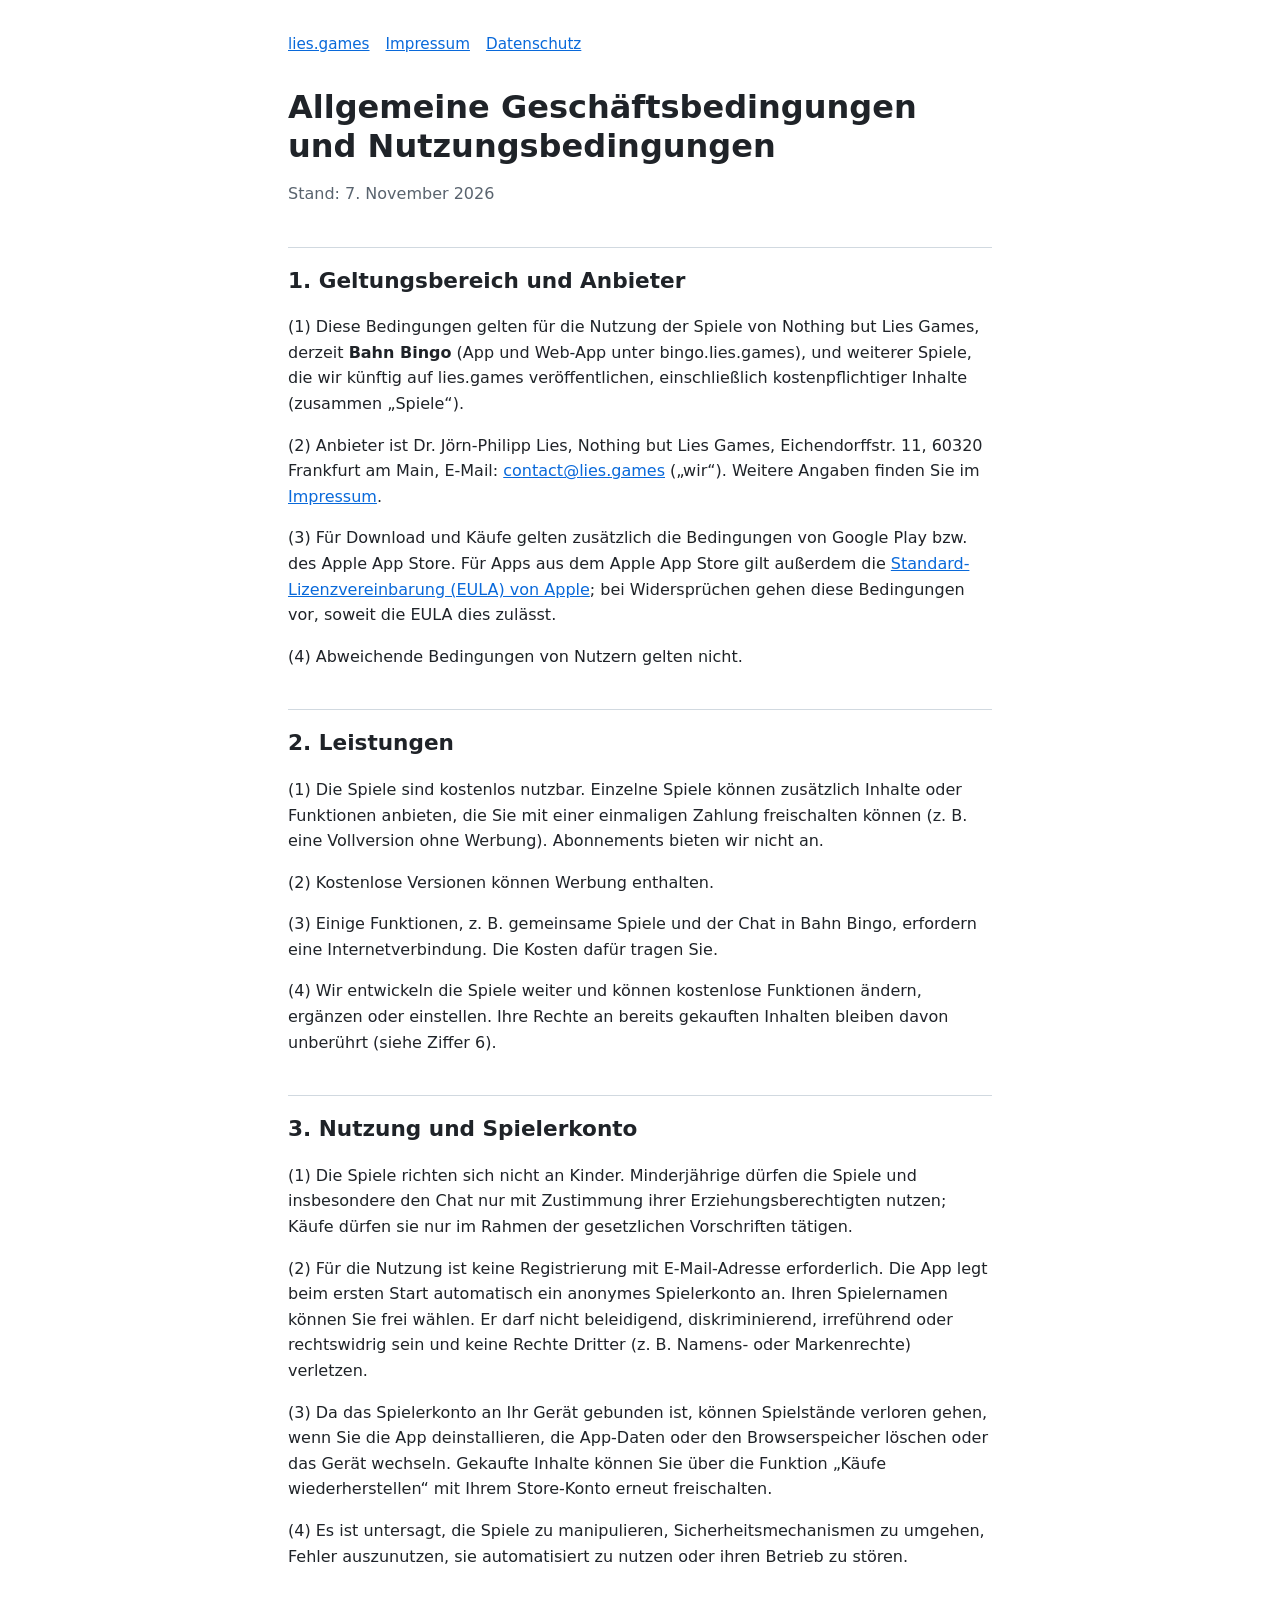
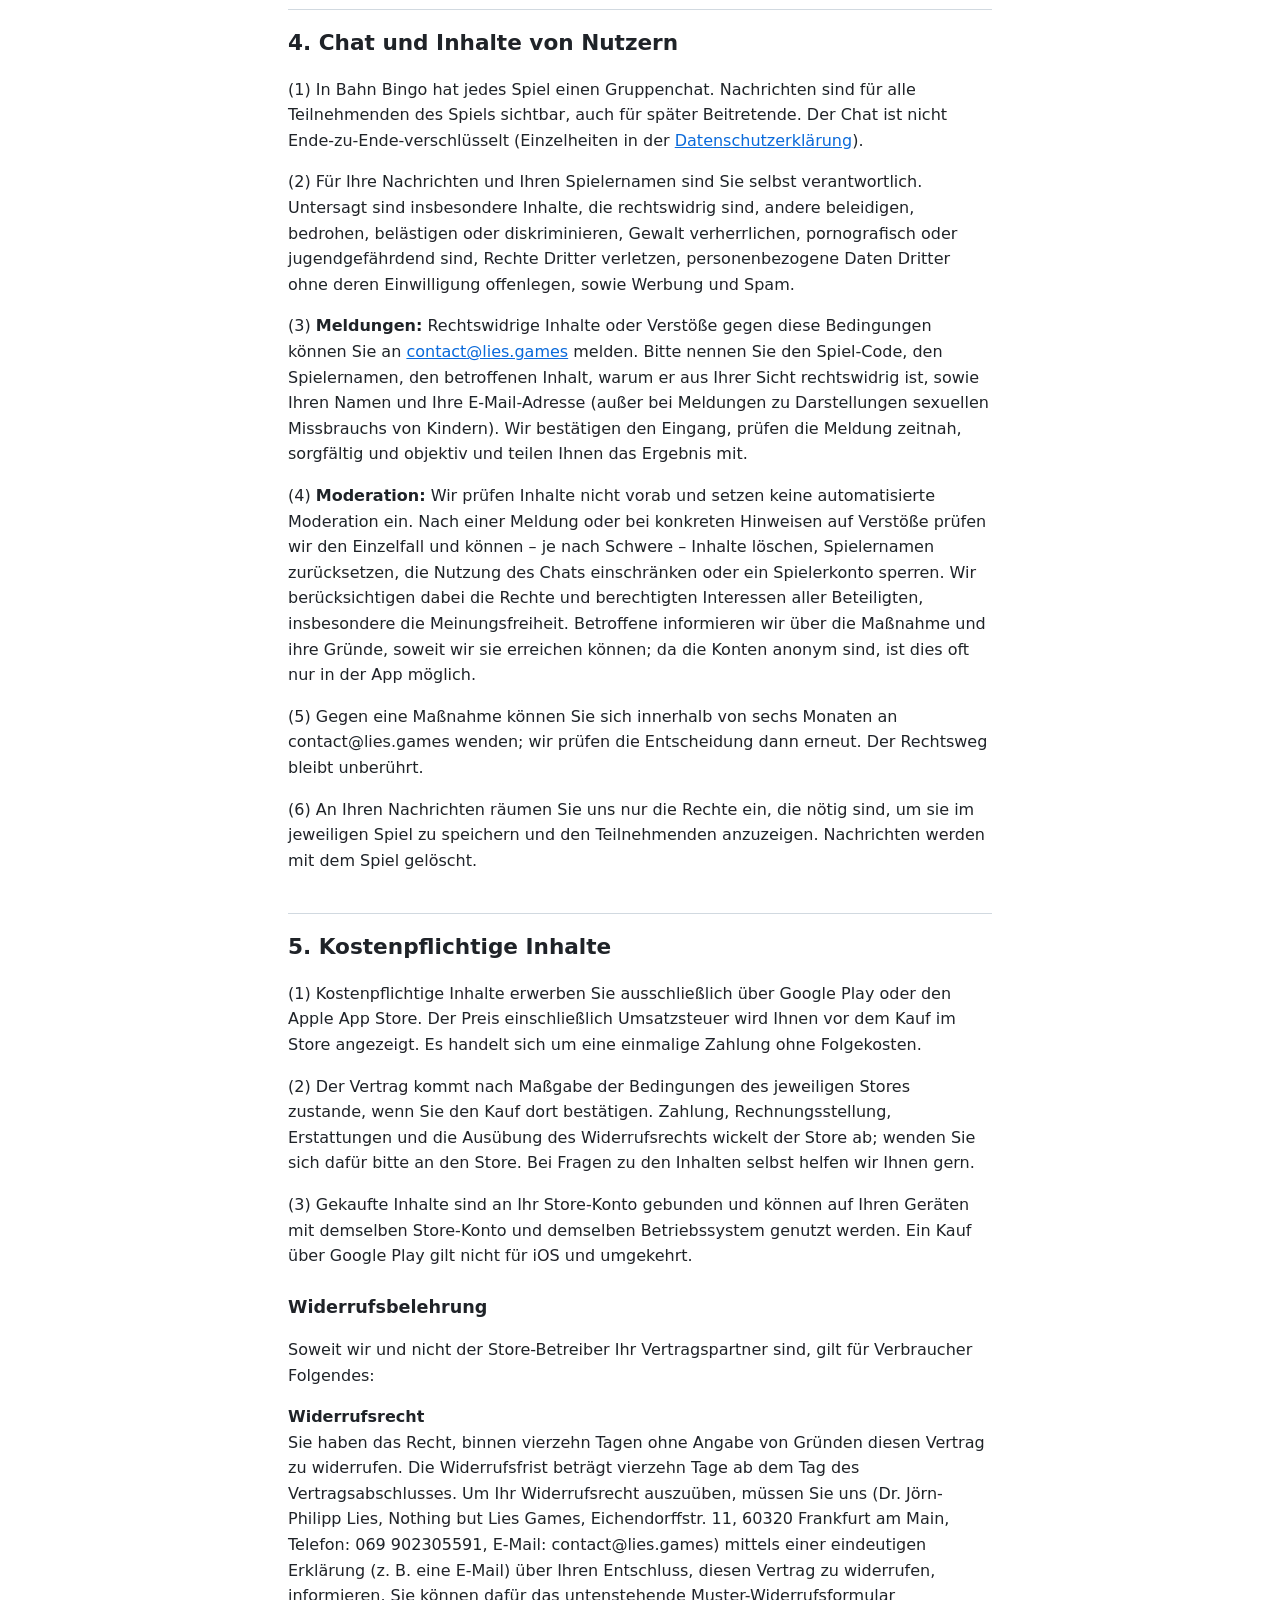
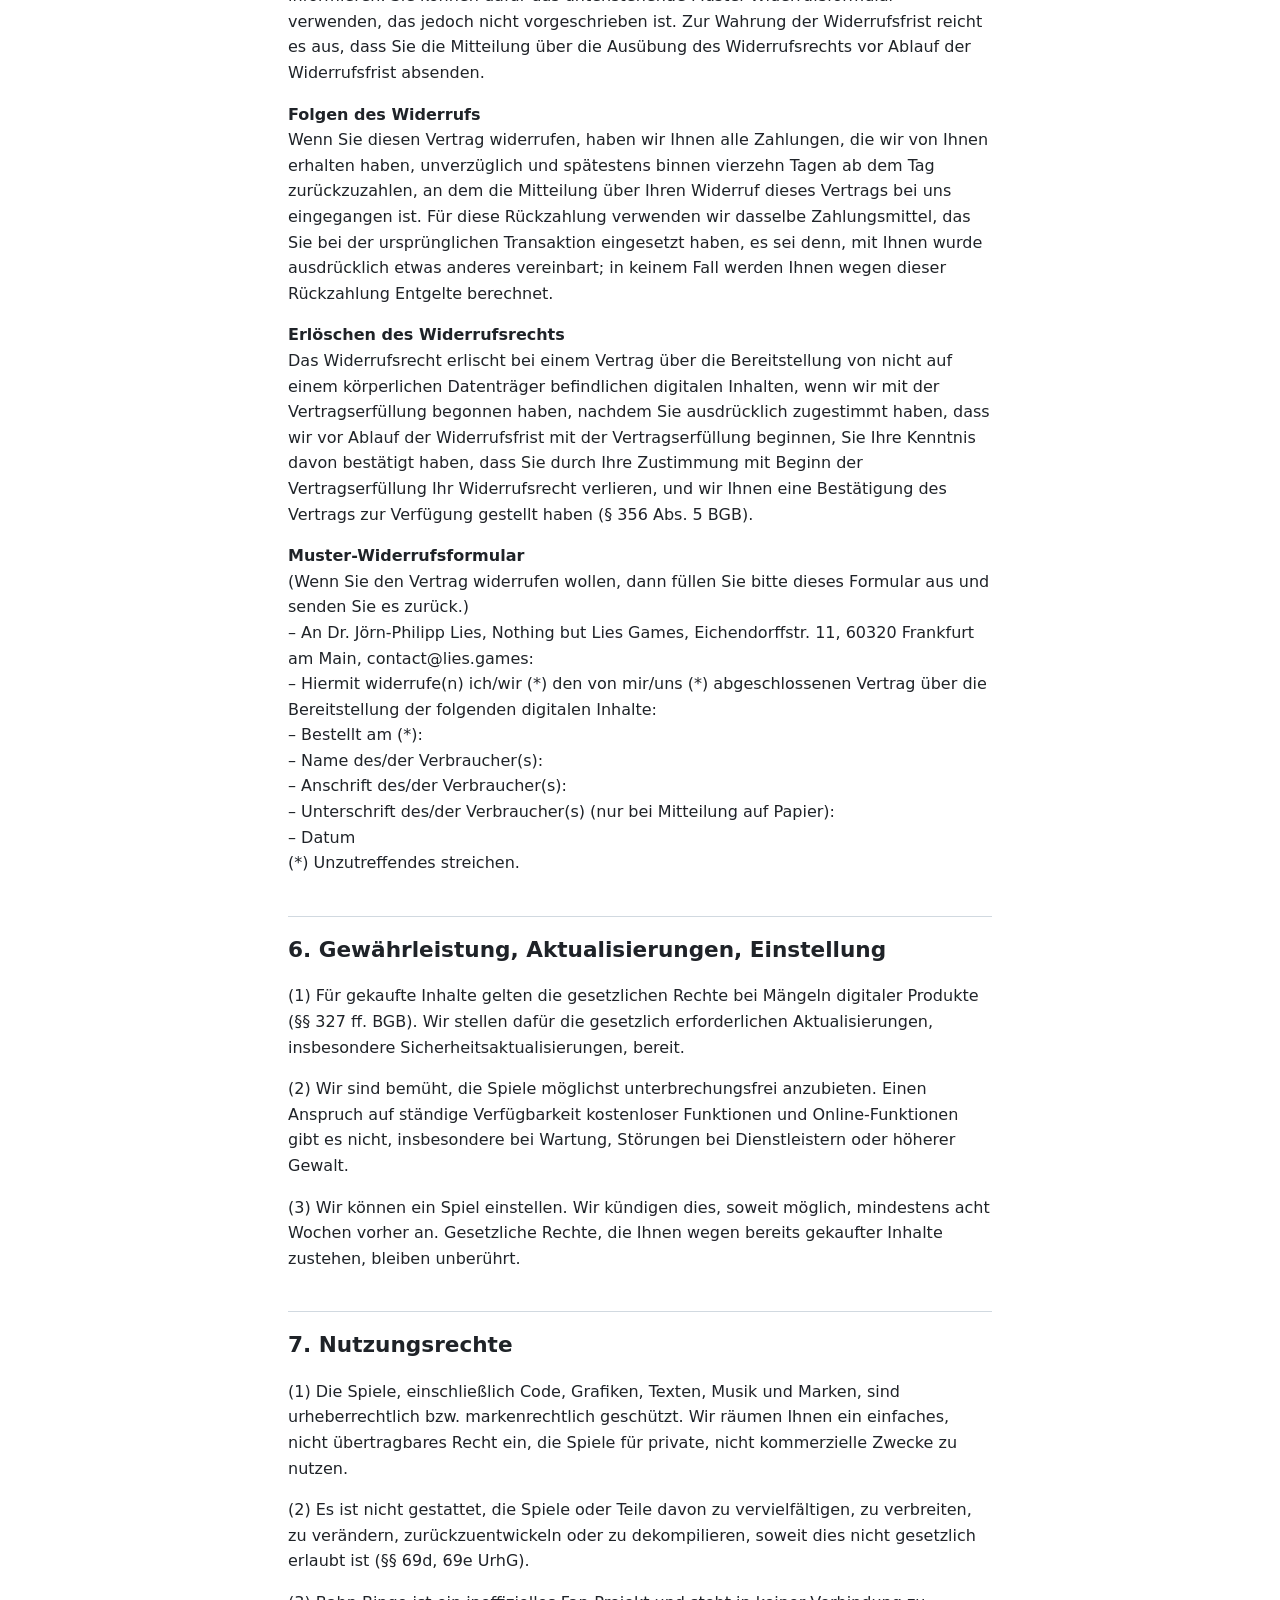
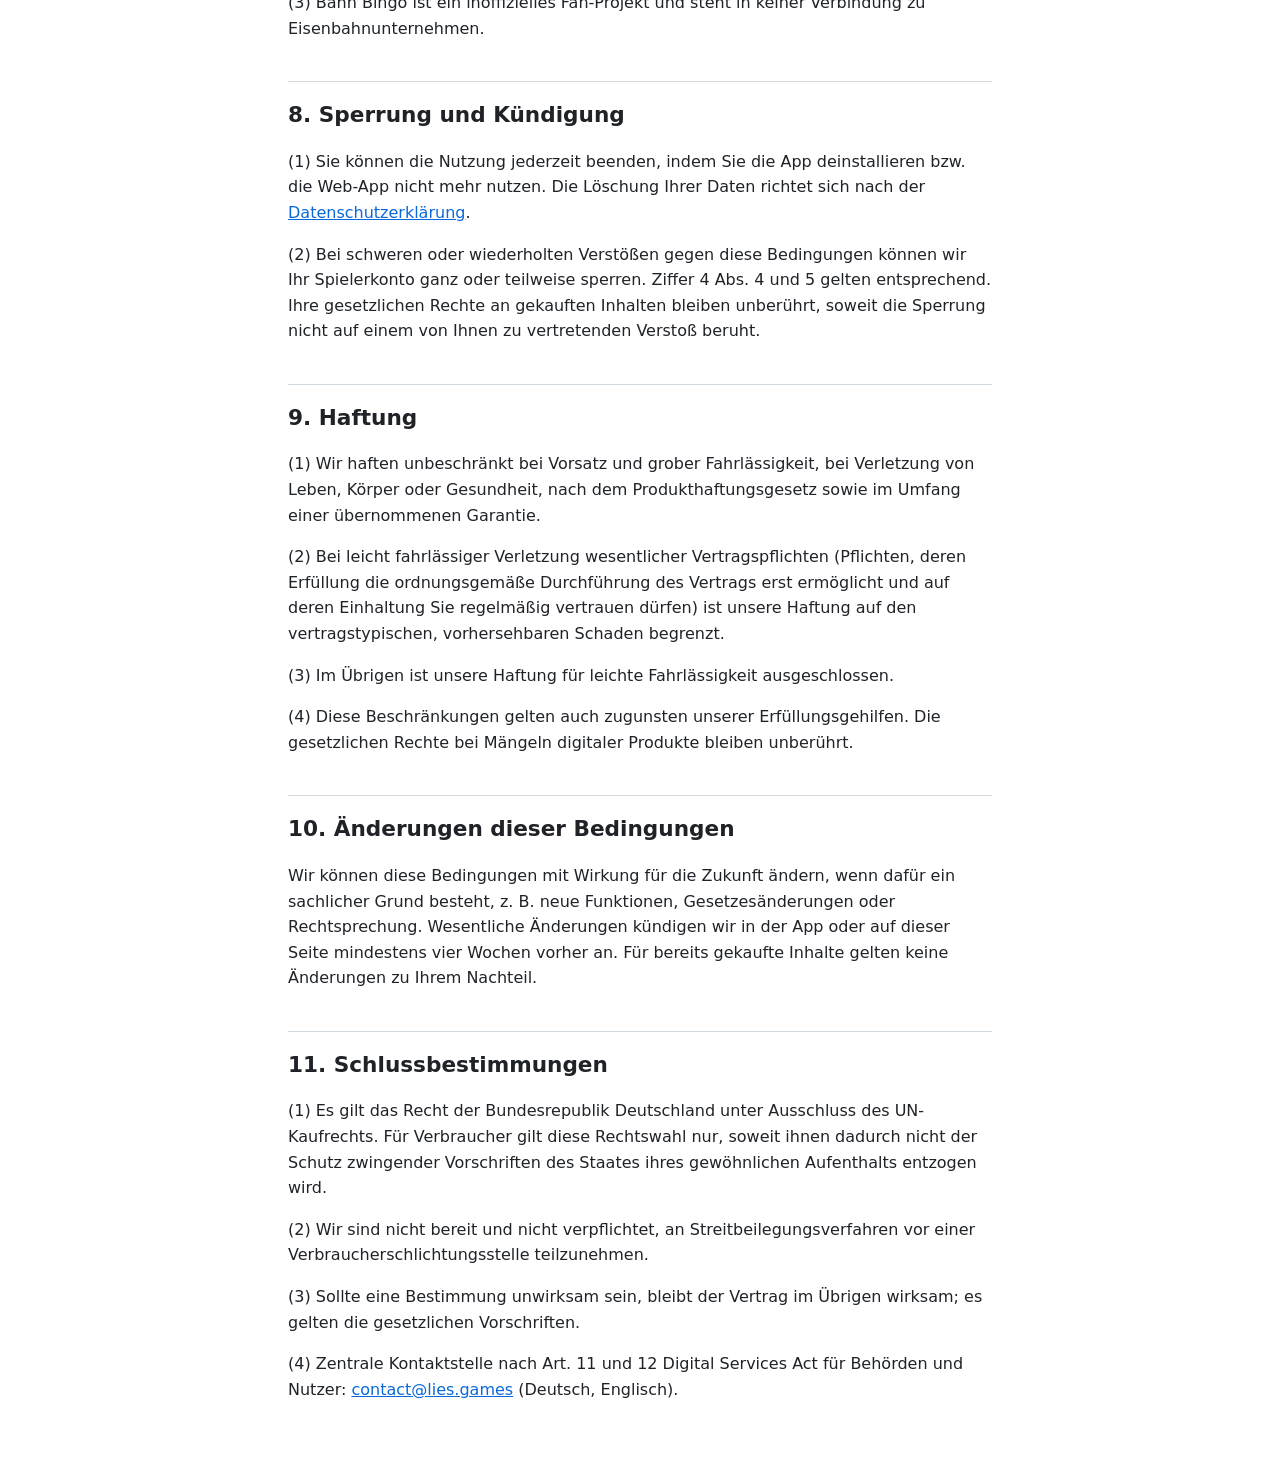
<file: terms-conditions.html>
<!doctype html>
<html lang="de">

<head>
    <meta charset="utf-8">
    <meta name="viewport" content="width=device-width, initial-scale=1">
    <title>AGB – Nothing but Lies Games</title>
    <meta http-equiv="refresh" content="0; url=agb.html">
    <link rel="canonical" href="https://lies.games/agb.html">
</head>

<body>
    <p>Die Nutzungsbedingungen findest du unter <a href="agb.html">lies.games/agb.html</a>.</p>
</body>

</html>
</file>
<file: legal.css>
:root {
    --bg: #ffffff;
    --fg: #1f2328;
    --muted: #59636e;
    --link: #0969da;
    --line: #d1d9e0;
}

@media (prefers-color-scheme: dark) {
    :root {
        --bg: #0d1117;
        --fg: #e6edf3;
        --muted: #9198a1;
        --link: #4493f8;
        --line: #3d444d;
    }
}

* { box-sizing: border-box; }

body {
    margin: 0;
    background: var(--bg);
    color: var(--fg);
    font-family: system-ui, -apple-system, "Segoe UI", Roboto, "Helvetica Neue", Arial, sans-serif;
    line-height: 1.6;
}

main {
    max-width: 46rem;
    margin: 0 auto;
    padding: 2rem 1rem 4rem;
    overflow-wrap: break-word;
}

h1 { font-size: 2rem; line-height: 1.2; margin: 0 0 .5rem; }
h2 { font-size: 1.35rem; margin: 2.5rem 0 .5rem; padding-top: 1rem; border-top: 1px solid var(--line); }
h3 { font-size: 1.1rem; margin: 1.5rem 0 .25rem; }

a { color: var(--link); }

.stand, .hint { color: var(--muted); }

nav.top { margin-bottom: 2rem; font-size: .95rem; }
nav.top a { margin-right: 1rem; }

ul.toc { columns: 2 16rem; padding-left: 1.2rem; }

dl.facts { margin: .75rem 0 0; }
dl.facts dt { font-weight: 600; margin-top: .5rem; }
dl.facts dd { margin: 0 0 0 1rem; }
</file>
